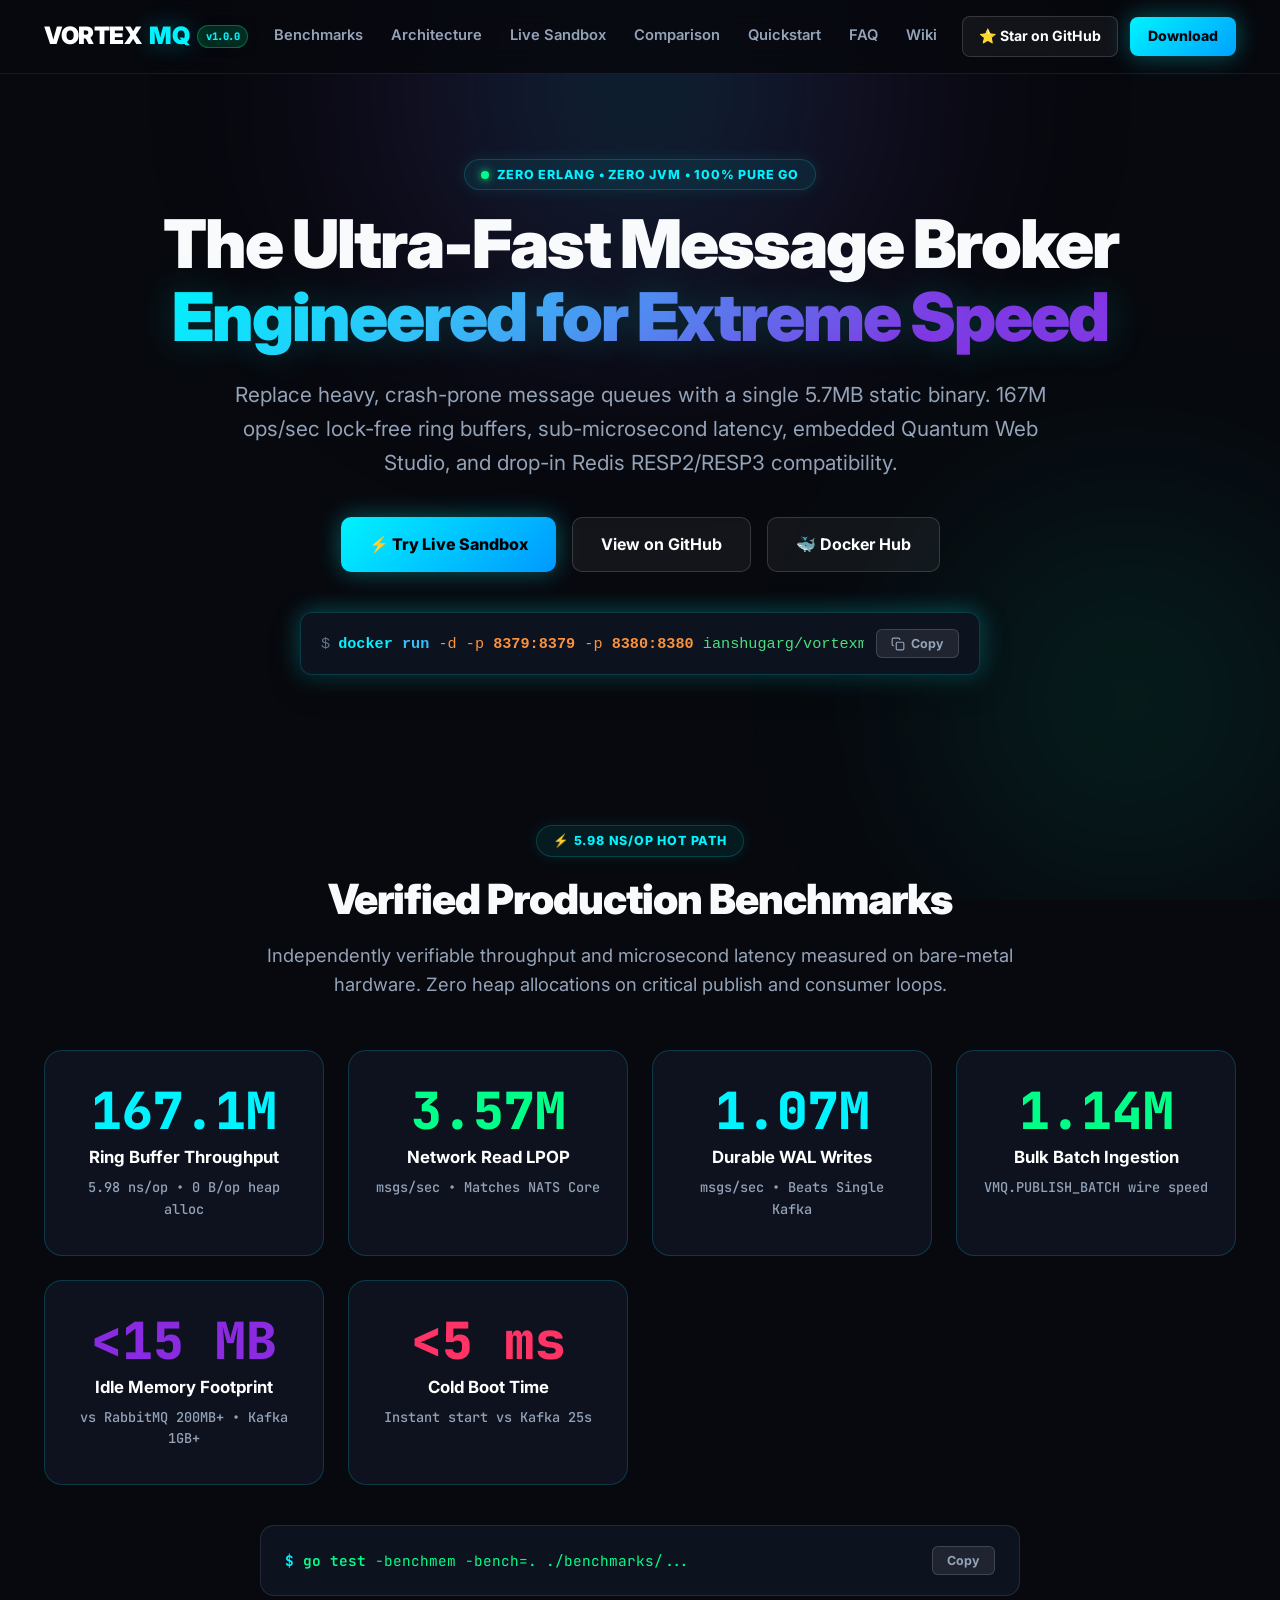
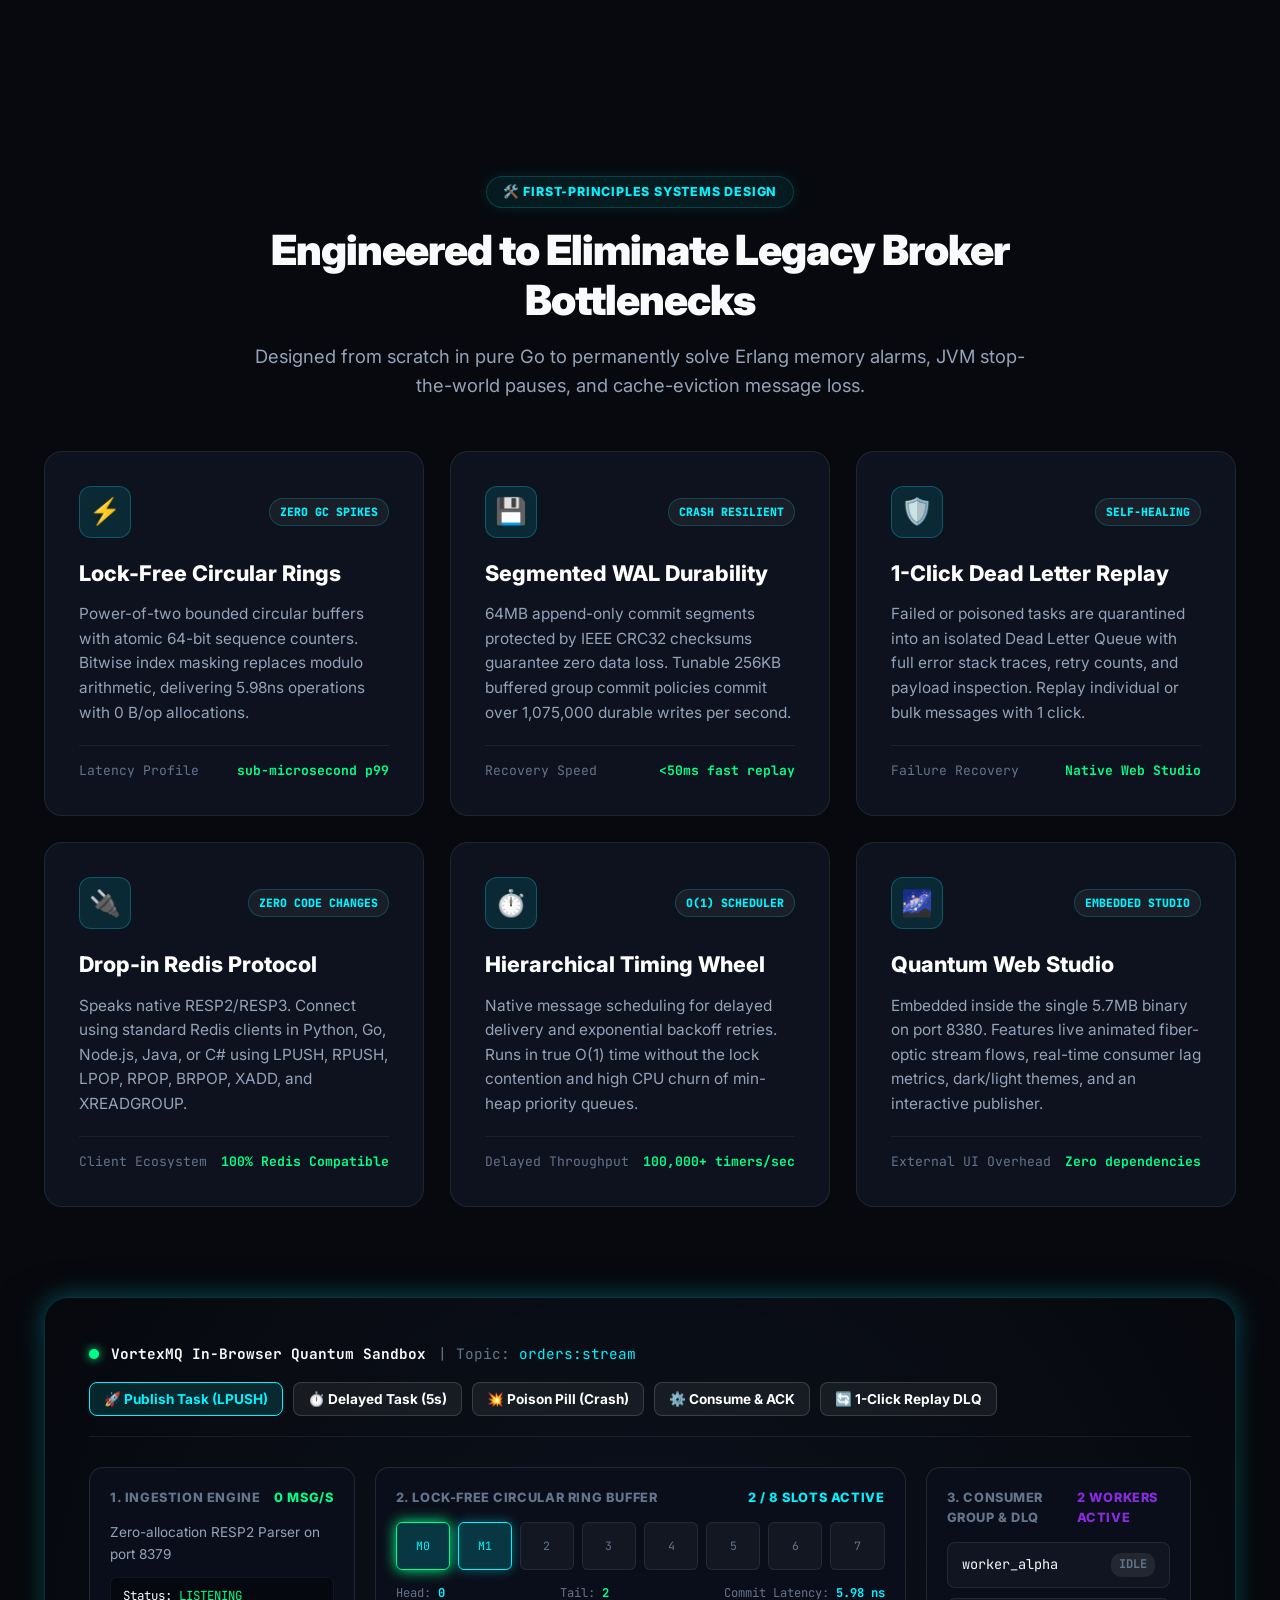
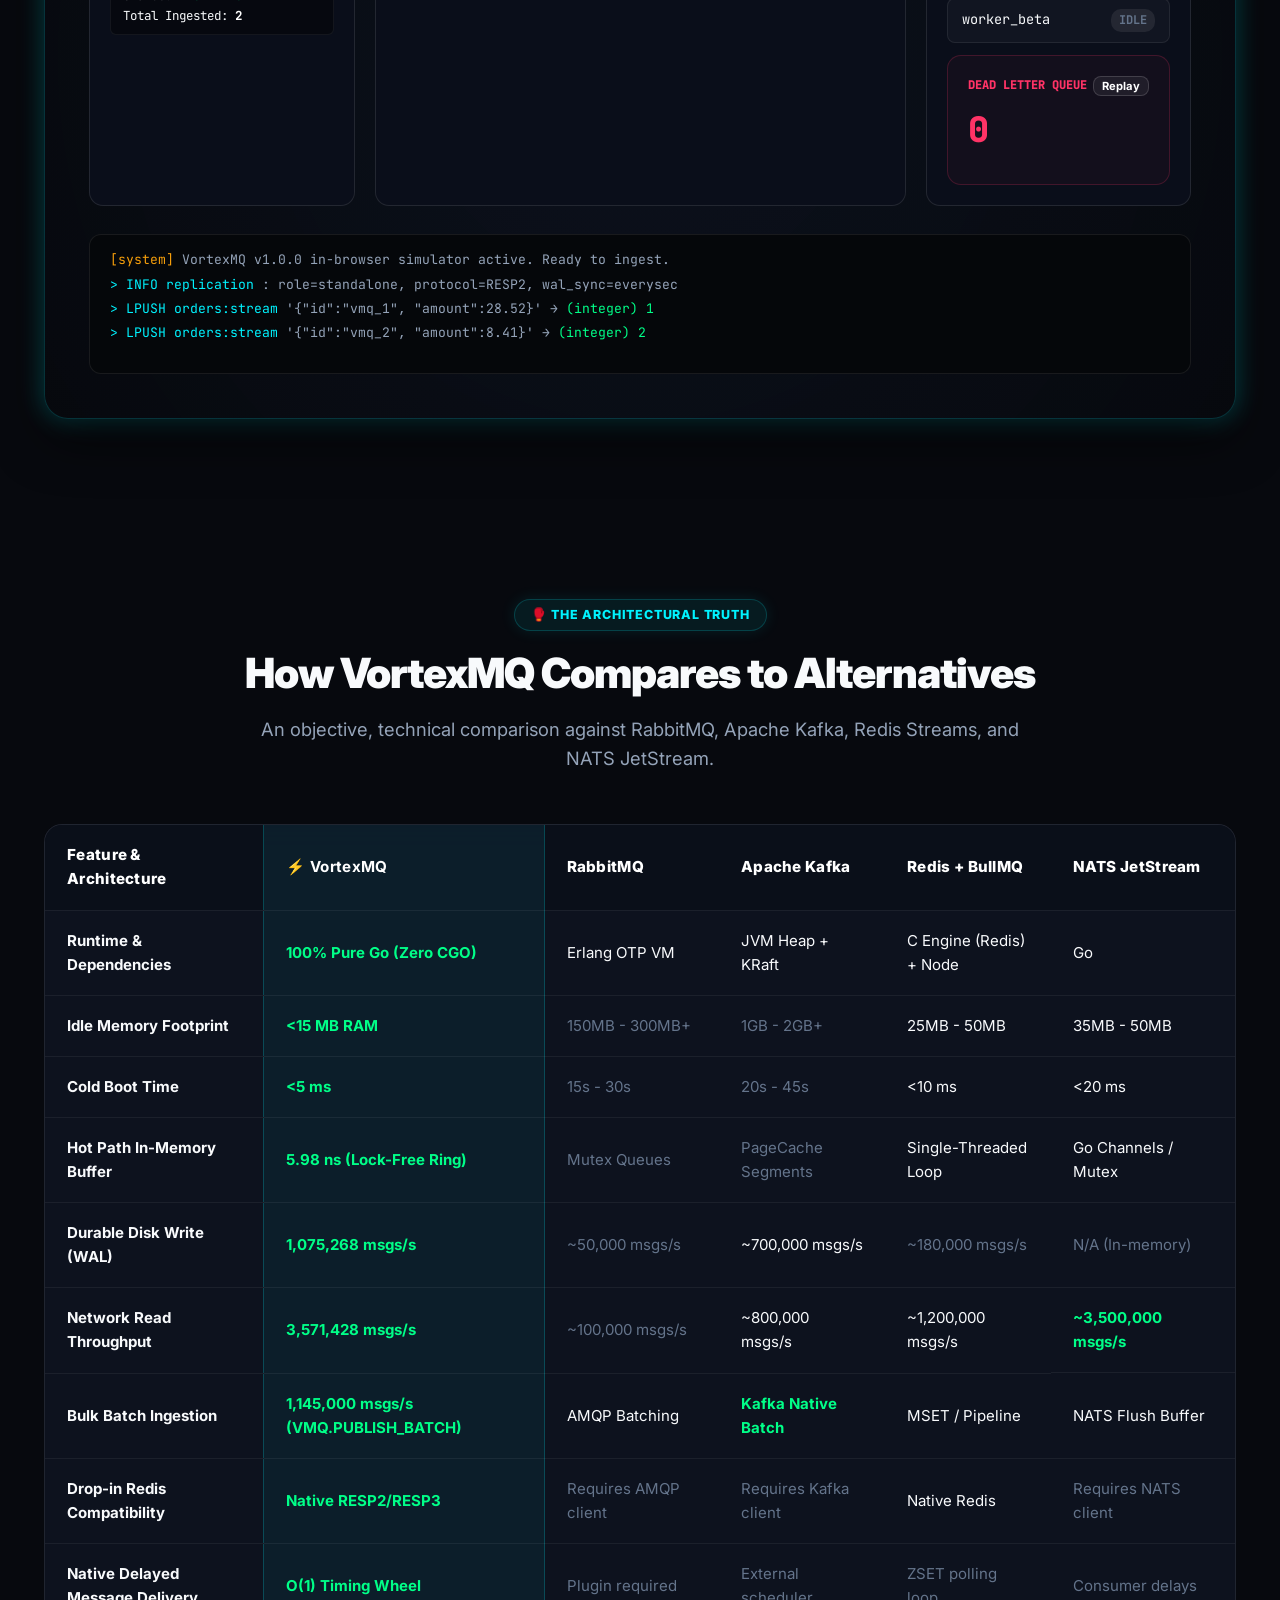
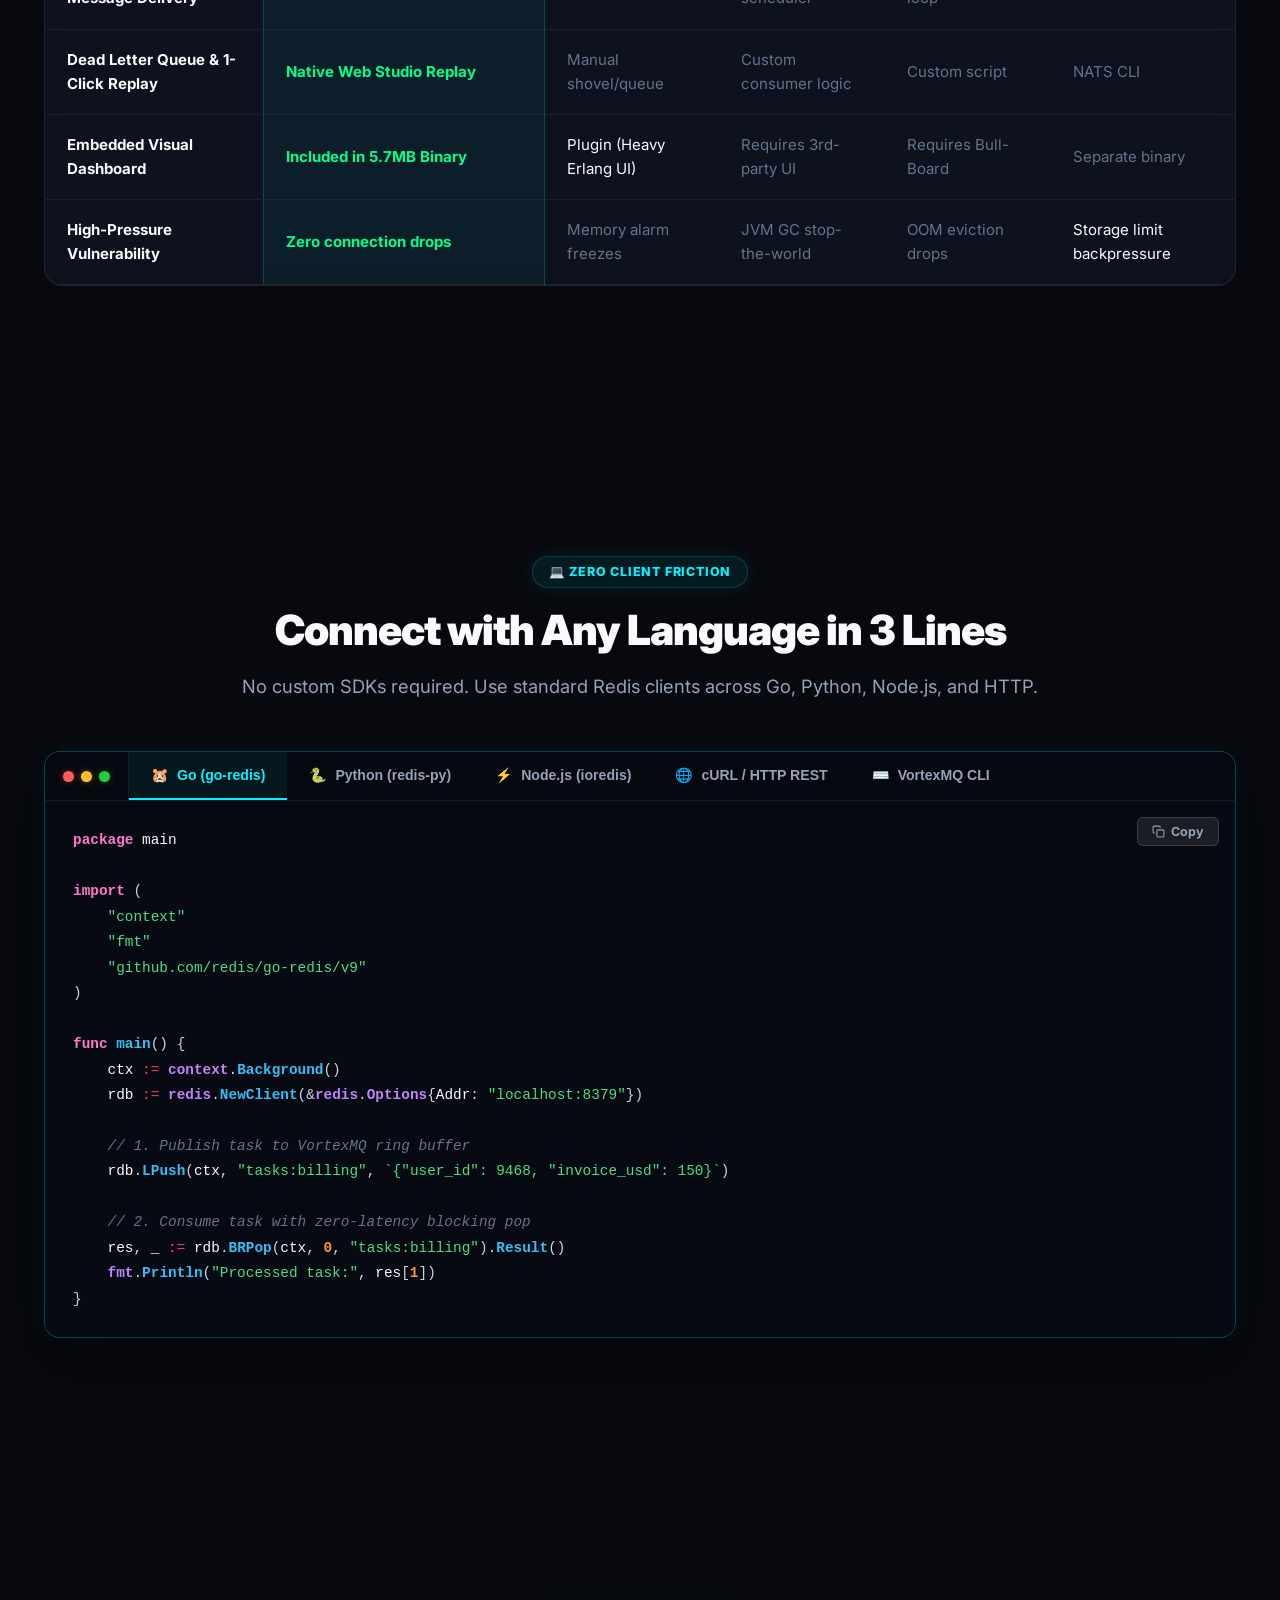
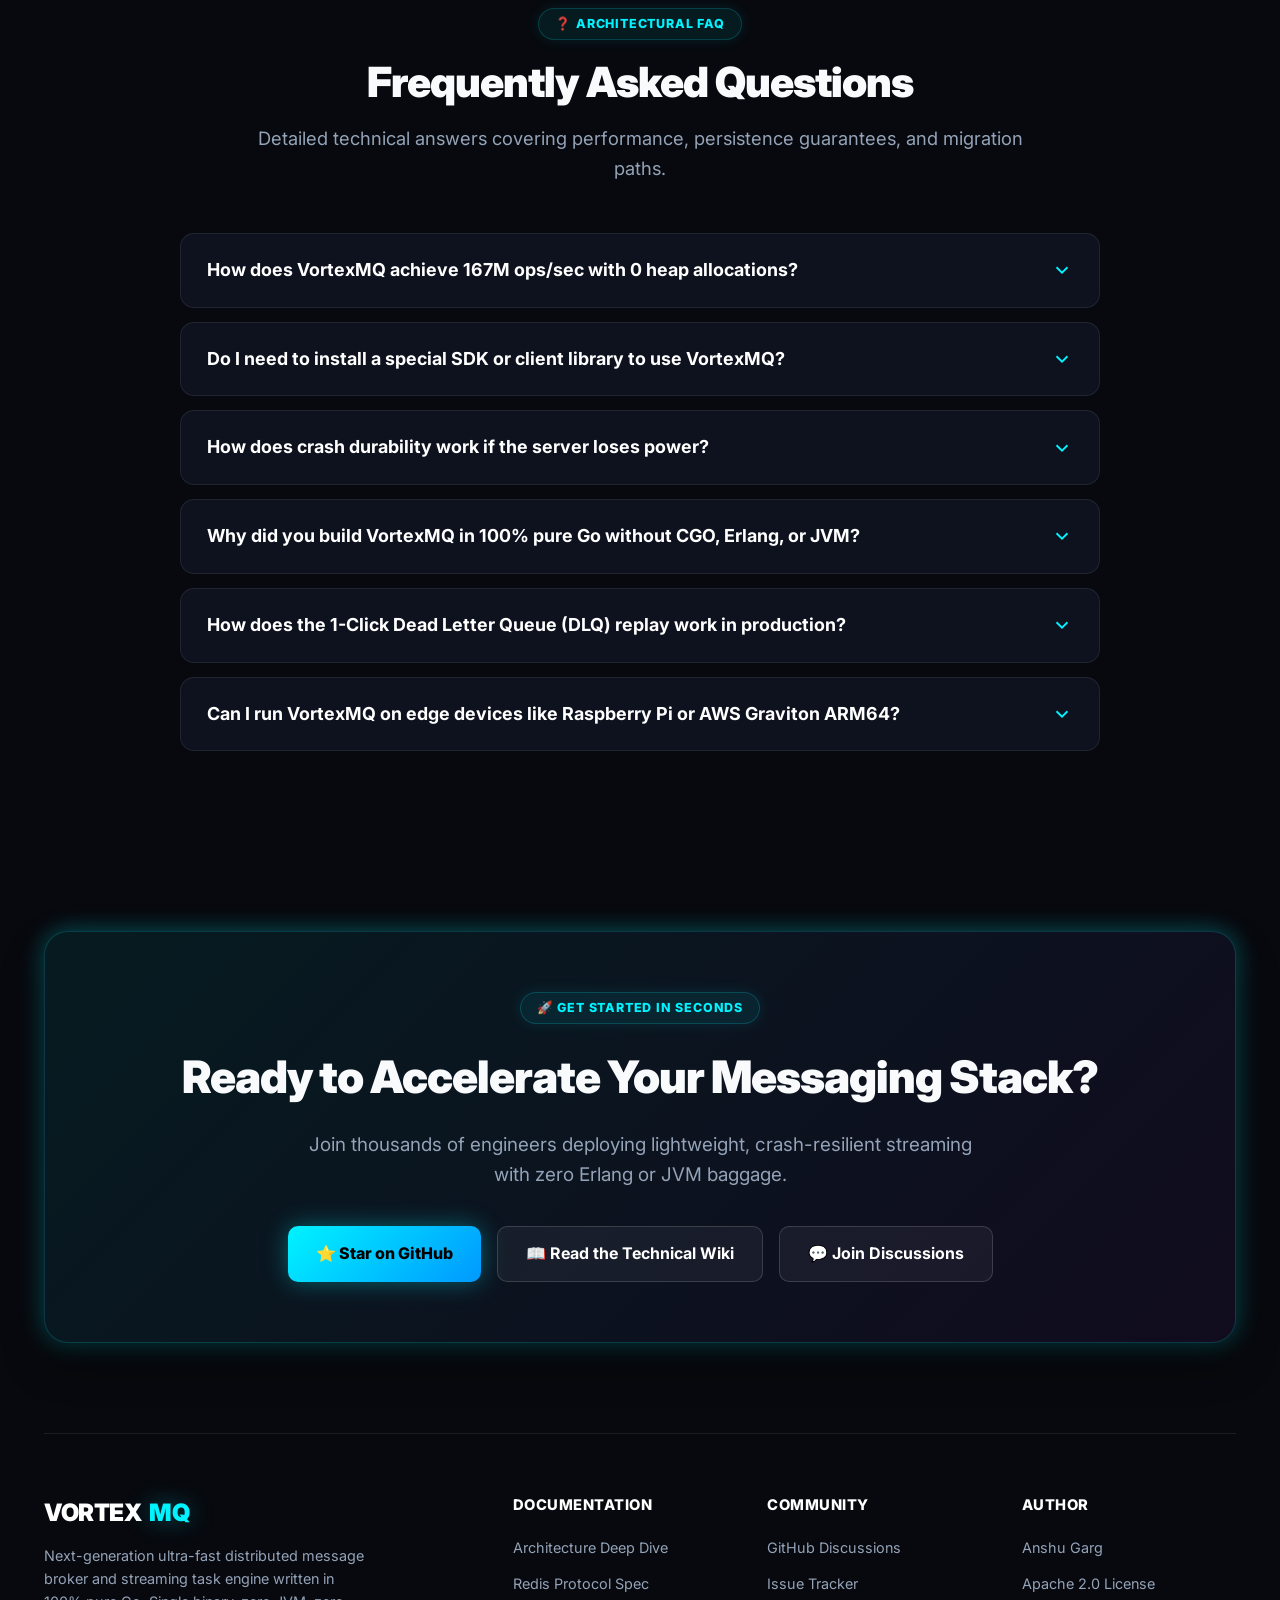
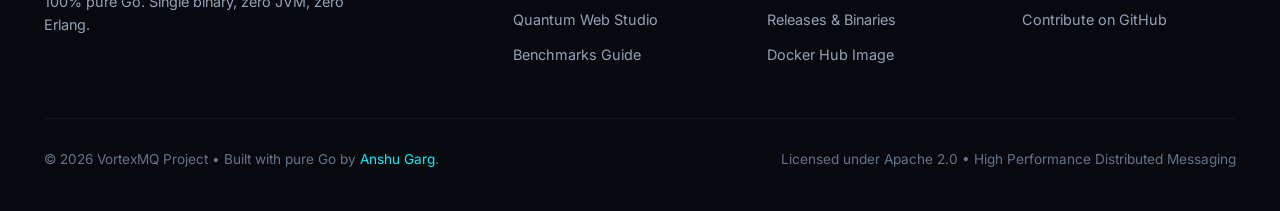
<file: website/index.html>
<!DOCTYPE html>
<html lang="en">
<head>
    <meta charset="UTF-8">
    <meta name="viewport" content="width=device-width, initial-scale=1.0">
    <title>VortexMQ — Ultra-Fast Zero-Erlang, Zero-JVM Message Broker in Pure Go</title>
    <meta name="description" content="VortexMQ is a next-generation distributed message broker and streaming task engine in 100% pure Go. 167M ops/sec lock-free ring buffers, zero GC pauses, <15MB RAM, embedded Quantum Web Studio, and drop-in Redis RESP compatibility.">
    <meta name="keywords" content="VortexMQ, message broker, Go message queue, RabbitMQ alternative, Kafka alternative, pure Go, high throughput, zero GC, distributed task queue, Redis streams, lock-free ring buffer">
    <meta name="author" content="Anshu Garg">
    <meta name="robots" content="index, follow">
    <meta name="theme-color" content="#07090e">
    <link rel="canonical" href="https://garganshu9468.github.io/vortexmq/">

    <!-- Favicon: Inline Vector SVG + Fallback ICO -->
    <link rel="icon" type="image/svg+xml" href="data:image/svg+xml,%3Csvg xmlns='http://www.w3.org/2000/svg' viewBox='0 0 32 32'%3E%3Crect width='32' height='32' rx='6' fill='%2307090e'/%3E%3Ccircle cx='16' cy='16' r='13' fill='none' stroke='%2300f3ff' stroke-width='2'/%3E%3Cpolygon points='16,8 23,16 16,24 9,16' fill='%2300f3ff'/%3E%3Ccircle cx='16' cy='16' r='4' fill='%238a2be2'/%3E%3C/svg%3E">
    <link rel="alternate icon" type="image/x-icon" href="favicon.ico">

    <!-- Open Graph / Facebook -->
    <meta property="og:type" content="website">
    <meta property="og:url" content="https://garganshu9468.github.io/vortexmq/">
    <meta property="og:title" content="VortexMQ — Next-Gen High-Throughput Message Broker in Pure Go">
    <meta property="og:description" content="Replace RabbitMQ and Kafka with an ultra-fast 5.7MB binary. 167M ops/sec, zero Erlang/JVM bloat, embedded Quantum Web Studio, and drop-in Redis compatibility.">
    <meta property="og:image" content="https://raw.githubusercontent.com/GargAnshu9468/vortexmq/main/assets/vortexmq-banner.png">
    <meta property="og:image:alt" content="VortexMQ Banner">

    <!-- Twitter Cards -->
    <meta name="twitter:card" content="summary_large_image">
    <meta name="twitter:url" content="https://garganshu9468.github.io/vortexmq/">
    <meta name="twitter:title" content="VortexMQ — Ultra-Fast Message Broker in Pure Go">
    <meta name="twitter:description" content="167M ops/sec ring buffers, zero GC spikes, <15MB RAM, embedded Web Studio, zero Erlang/JVM.">
    <meta name="twitter:image" content="https://raw.githubusercontent.com/GargAnshu9468/vortexmq/main/assets/vortexmq-banner.png">

    <!-- JSON-LD Structured Data: SoftwareApplication -->
    <script type="application/ld+json">
    {
      "@context": "https://schema.org",
      "@type": "SoftwareApplication",
      "name": "VortexMQ",
      "operatingSystem": "Linux, macOS, Windows, Docker (amd64, arm64)",
      "applicationCategory": "DeveloperApplication",
      "description": "Ultra-fast distributed message broker and streaming task engine in 100% pure Go with zero CGO, zero Erlang, and zero JVM dependencies.",
      "softwareVersion": "1.0.0",
      "offers": {
        "@type": "Offer",
        "price": "0",
        "priceCurrency": "USD"
      },
      "author": {
        "@type": "Person",
        "name": "Anshu Garg",
        "url": "https://github.com/GargAnshu9468"
      },
      "codeRepository": "https://github.com/GargAnshu9468/vortexmq",
      "programmingLanguage": "Go",
      "fileSize": "5.7MB",
      "memoryRequirements": "<15MB RAM"
    }
    </script>

    <!-- JSON-LD Structured Data: FAQPage for Google Rich Results -->
    <script type="application/ld+json">
    {
      "@context": "https://schema.org",
      "@type": "FAQPage",
      "mainEntity": [
        {
          "@type": "Question",
          "name": "How does VortexMQ achieve 167M ops/sec with 0 heap allocations?",
          "acceptedAnswer": {
            "@type": "Answer",
            "text": "VortexMQ uses power-of-two circular ring buffers with atomic 64-bit sequence counters. Ring slot wrapping is computed via bitwise masking (head & mask) instead of expensive modulo operations. Reusable message pointers eliminate dynamic allocations on hot publish and pop paths, completely avoiding Go runtime garbage collector overhead."
          }
        },
        {
          "@type": "Question",
          "name": "Can I connect to VortexMQ using standard Redis client libraries?",
          "acceptedAnswer": {
            "@type": "Answer",
            "text": "Yes. VortexMQ natively speaks the Redis Serialization Protocol (RESP2). You can use any existing Redis SDK (go-redis, redis-py, ioredis, Jedis, StackExchange.Redis) with standard list and stream commands like LPUSH, RPUSH, LPOP, RPOP, BRPOP, XADD, XREADGROUP, and XACK without rewriting your application code."
          }
        },
        {
          "@type": "Question",
          "name": "How does crash durability work with the Segmented WAL?",
          "acceptedAnswer": {
            "@type": "Answer",
            "text": "Every message publish is appended to a 64MB pre-allocated write-ahead log with an IEEE CRC32 checksum. Configurable fsync policies (always, everysec, none) allow you to balance strict durability with maximum throughput. Upon server restart or unexpected crash recovery, the WAL is replayed sequentially into memory in milliseconds."
          }
        },
        {
          "@type": "Question",
          "name": "How does VortexMQ prevent memory exhaustion compared to RabbitMQ alarms?",
          "acceptedAnswer": {
            "@type": "Answer",
            "text": "RabbitMQ triggers blocking global memory alarms when Erlang heap usage exceeds high watermarks, abruptly freezing all client connections. VortexMQ uses bounded circular memory rings and segmented disk writes, allowing controlled backpressure or disk overflow without ever dropping connections or crashing."
          }
        },
        {
          "@type": "Question",
          "name": "Can I run VortexMQ on edge devices like Raspberry Pi or AWS Graviton?",
          "acceptedAnswer": {
            "@type": "Answer",
            "text": "Yes. VortexMQ is compiled as a static multi-architecture binary and scratch Docker container for both linux/amd64 and linux/arm64. With less than 15MB idle RAM and zero background runtime bloat, it runs smoothly on single-board computers, edge IoT nodes, and cloud ARM servers."
          }
        }
      ]
    }
    </script>

    <!-- Google Fonts -->
    <link rel="preconnect" href="https://fonts.googleapis.com">
    <link rel="preconnect" href="https://fonts.gstatic.com" crossorigin>
    <link href="https://fonts.googleapis.com/css2?family=Inter:wght@300;400;500;600;700;800;900&family=JetBrains+Mono:wght@400;500;600;700&display=swap" rel="stylesheet">

    <style>
        :root {
            --bg-color: #07090e;
            --bg-card: rgba(16, 22, 36, 0.75);
            --bg-card-hover: rgba(22, 31, 50, 0.9);
            --border-color: rgba(0, 243, 255, 0.18);
            --border-glow: rgba(0, 243, 255, 0.4);
            --text-main: #f8fafc;
            --text-sub: #94a3b8;
            --text-muted: #64748b;
            --accent-cyan: #00f3ff;
            --accent-purple: #8a2be2;
            --accent-green: #00ff88;
            --accent-red: #ff3366;
            --accent-amber: #f59e0b;
            --glow-cyan: 0 0 25px rgba(0, 243, 255, 0.35);
            --glow-purple: 0 0 30px rgba(138, 43, 226, 0.35);
            --glow-green: 0 0 25px rgba(0, 255, 136, 0.35);
            --font-sans: 'Inter', -apple-system, BlinkMacSystemFont, sans-serif;
            --font-mono: 'JetBrains Mono', monospace;
        }

        * { margin: 0; padding: 0; box-sizing: border-box; }
        html {
            scroll-behavior: smooth;
            overflow-x: hidden !important;
            width: 100% !important;
            max-width: 100% !important;
        }
        body {
            background-color: var(--bg-color);
            color: var(--text-main);
            font-family: var(--font-sans);
            line-height: 1.6;
            overflow-x: hidden !important;
            width: 100% !important;
            max-width: 100% !important;
            position: relative;
            -webkit-font-smoothing: antialiased;
        }

        /* Ambient Glow Backgrounds Container - guarantees zero horizontal scroll */
        .ambient-wrapper {
            position: fixed;
            top: 0;
            left: 0;
            width: 100%;
            height: 100%;
            overflow: hidden;
            pointer-events: none;
            z-index: 0;
        }

        .ambient-glow {
            position: absolute;
            top: -160px;
            left: 50%;
            transform: translateX(-50%);
            width: 800px;
            height: 500px;
            max-width: 100vw;
            background: radial-gradient(circle, rgba(0, 243, 255, 0.18) 0%, rgba(138, 43, 226, 0.12) 45%, transparent 75%);
            filter: blur(100px);
            pointer-events: none;
        }

        .ambient-glow-secondary {
            position: absolute;
            top: 50%;
            right: -100px;
            width: 500px;
            height: 500px;
            max-width: 100vw;
            background: radial-gradient(circle, rgba(0, 255, 136, 0.1) 0%, rgba(0, 243, 255, 0.05) 50%, transparent 80%);
            filter: blur(90px);
            pointer-events: none;
        }

        .container {
            max-width: 1240px;
            width: 100%;
            margin: 0 auto;
            padding: 0 24px;
            position: relative;
            z-index: 1;
            box-sizing: border-box;
        }

        /* SUPPRESS SCROLLBAR TRACKS EVERYWHERE */
        * {
            scrollbar-width: thin;
            scrollbar-color: rgba(0, 243, 255, 0.2) transparent;
        }
        .cmd-box code,
        .bench-terminal,
        .code-tabs,
        .tab-pane pre,
        .stats-grid {
            scrollbar-width: none !important;
            -ms-overflow-style: none !important;
        }
        .cmd-box code::-webkit-scrollbar,
        .bench-terminal::-webkit-scrollbar,
        .code-tabs::-webkit-scrollbar,
        .tab-pane pre::-webkit-scrollbar,
        .stats-grid::-webkit-scrollbar {
            display: none !important;
            width: 0 !important;
            height: 0 !important;
        }

        /* Sleek 3px scrollbars for tables and logs */
        .table-responsive::-webkit-scrollbar,
        .sandbox-log::-webkit-scrollbar {
            height: 4px;
            width: 4px;
        }
        .table-responsive::-webkit-scrollbar-track,
        .sandbox-log::-webkit-scrollbar-track {
            background: rgba(0, 0, 0, 0.3);
            border-radius: 4px;
        }
        .table-responsive::-webkit-scrollbar-thumb,
        .sandbox-log::-webkit-scrollbar-thumb {
            background: rgba(0, 243, 255, 0.35);
            border-radius: 4px;
        }

        /* Site-Wide Full-Width Sticky Header */
        .site-header {
            position: sticky;
            top: 0;
            left: 0;
            right: 0;
            width: 100%;
            z-index: 1000;
            background: rgba(7, 9, 14, 0.88);
            backdrop-filter: blur(14px);
            -webkit-backdrop-filter: blur(14px);
            border-bottom: 1px solid rgba(255, 255, 255, 0.08);
        }

        .header-container {
            max-width: 1240px;
            margin: 0 auto;
            padding: 16px 24px;
            display: flex;
            justify-content: space-between;
            align-items: center;
        }

        .logo {
            font-size: 1.5rem;
            font-weight: 900;
            letter-spacing: -0.5px;
            display: flex;
            align-items: center;
            gap: 8px;
            text-decoration: none;
            color: #fff;
        }
        .logo span { color: var(--accent-cyan); text-shadow: var(--glow-cyan); }
        .logo-badge {
            font-size: 0.65rem;
            font-weight: 800;
            background: rgba(0, 255, 136, 0.15);
            color: var(--accent-green);
            border: 1px solid rgba(0, 255, 136, 0.3);
            padding: 2px 8px;
            border-radius: 12px;
            font-family: var(--font-mono);
        }

        .nav-links { display: flex; gap: 28px; align-items: center; }
        .nav-links a {
            color: var(--text-sub);
            text-decoration: none;
            font-size: 0.92rem;
            font-weight: 600;
            transition: color 0.2s, text-shadow 0.2s;
        }
        .nav-links a:hover { color: var(--accent-cyan); text-shadow: 0 0 10px rgba(0, 243, 255, 0.5); }

        .nav-actions { display: flex; gap: 12px; align-items: center; }

        .btn-star {
            background: rgba(255, 255, 255, 0.05);
            border: 1px solid rgba(255, 255, 255, 0.15);
            color: #fff;
            padding: 8px 16px;
            border-radius: 8px;
            font-size: 0.88rem;
            font-weight: 700;
            text-decoration: none;
            display: inline-flex;
            align-items: center;
            gap: 6px;
            transition: all 0.2s;
        }
        .btn-star:hover {
            background: rgba(255, 255, 255, 0.1);
            border-color: var(--accent-cyan);
            box-shadow: 0 0 15px rgba(0, 243, 255, 0.2);
        }

        .btn-primary {
            background: linear-gradient(135deg, var(--accent-cyan), #00a2ff);
            color: #030712;
            padding: 8px 18px;
            border-radius: 8px;
            font-weight: 800;
            font-size: 0.88rem;
            text-decoration: none;
            box-shadow: var(--glow-cyan);
            transition: transform 0.2s, filter 0.2s, box-shadow 0.2s;
            display: inline-flex;
            align-items: center;
            gap: 6px;
        }
        .btn-primary:hover {
            transform: translateY(-2px);
            filter: brightness(1.1);
            box-shadow: 0 0 30px rgba(0, 243, 255, 0.5);
        }

        /* Hamburger Button */
        .hamburger-btn {
            display: none;
            background: rgba(255, 255, 255, 0.06);
            border: 1px solid rgba(255, 255, 255, 0.15);
            border-radius: 8px;
            width: 40px;
            height: 40px;
            flex-direction: column;
            justify-content: center;
            align-items: center;
            gap: 5px;
            cursor: pointer;
            transition: all 0.2s ease;
            padding: 0;
        }
        .hamburger-btn:hover {
            background: rgba(0, 243, 255, 0.15);
            border-color: var(--accent-cyan);
        }
        .hamburger-btn span {
            display: block;
            width: 20px;
            height: 2px;
            background-color: #fff;
            border-radius: 2px;
            transition: all 0.3s ease;
        }
        .hamburger-btn.open span:nth-child(1) {
            transform: translateY(7px) rotate(45deg);
            background-color: var(--accent-cyan);
        }
        .hamburger-btn.open span:nth-child(2) {
            opacity: 0;
            transform: scaleX(0);
        }
        .hamburger-btn.open span:nth-child(3) {
            transform: translateY(-7px) rotate(-45deg);
            background-color: var(--accent-cyan);
        }

        /* Mobile Navigation Drawer */
        .mobile-drawer {
            display: none;
            width: 100%;
            background: #080c14;
            border-bottom: 1px solid var(--border-color);
            padding: 16px 20px 24px;
            box-shadow: 0 20px 40px rgba(0, 0, 0, 0.9);
            box-sizing: border-box;
        }
        .mobile-drawer.open {
            display: flex !important;
            flex-direction: column;
            gap: 14px;
        }
        .mobile-nav {
            display: flex;
            flex-direction: column;
            gap: 8px;
        }
        .mobile-nav a {
            color: var(--text-main);
            text-decoration: none;
            font-size: 0.98rem;
            font-weight: 700;
            padding: 10px 14px;
            border-radius: 8px;
            background: rgba(255, 255, 255, 0.03);
            border: 1px solid rgba(255, 255, 255, 0.06);
            transition: all 0.2s;
            display: flex;
            align-items: center;
            gap: 10px;
        }
        .mobile-nav a:hover, .mobile-nav a:active {
            color: var(--accent-cyan);
            background: rgba(0, 243, 255, 0.1);
            border-color: var(--border-color);
        }
        .mobile-drawer-actions {
            display: flex;
            flex-direction: column;
            gap: 10px;
            padding-top: 12px;
            border-top: 1px solid rgba(255, 255, 255, 0.08);
        }
        .mobile-drawer-actions a {
            width: 100%;
            justify-content: center;
            padding: 12px;
            font-size: 0.9rem;
        }

        /* Section Headings */
        .section-header {
            text-align: center;
            max-width: 800px;
            margin: 0 auto 50px;
        }

        .pill-badge {
            display: inline-flex;
            align-items: center;
            gap: 8px;
            background: rgba(0, 243, 255, 0.08);
            border: 1px solid var(--border-color);
            padding: 5px 16px;
            border-radius: 30px;
            font-size: 0.78rem;
            font-weight: 800;
            color: var(--accent-cyan);
            margin-bottom: 18px;
            letter-spacing: 0.8px;
            text-transform: uppercase;
            box-shadow: 0 0 15px rgba(0, 243, 255, 0.1);
        }

        .pill-badge .dot {
            width: 8px;
            height: 8px;
            border-radius: 50%;
            background-color: var(--accent-green);
            box-shadow: 0 0 8px var(--accent-green);
            animation: pulse 2s infinite;
        }

        @keyframes pulse {
            0%, 100% { transform: scale(1); opacity: 1; }
            50% { transform: scale(1.3); opacity: 0.6; }
        }

        .section-header h2 {
            font-size: 2.6rem;
            font-weight: 900;
            line-height: 1.2;
            letter-spacing: -1px;
            margin-bottom: 16px;
        }

        .section-header p {
            font-size: 1.15rem;
            color: var(--text-sub);
            line-height: 1.6;
        }

        /* Hero */
        .hero {
            padding: 85px 0 60px;
            text-align: center;
        }

        h1 {
            font-size: 4.2rem;
            font-weight: 900;
            line-height: 1.08;
            letter-spacing: -2px;
            margin-bottom: 24px;
        }

        h1 .gradient-text {
            background: linear-gradient(135deg, var(--accent-cyan) 0%, #38bdf8 30%, var(--accent-purple) 80%);
            -webkit-background-clip: text;
            -webkit-text-fill-color: transparent;
            text-shadow: 0 0 40px rgba(0, 243, 255, 0.2);
        }

        .hero p {
            font-size: 1.3rem;
            color: var(--text-sub);
            max-width: 820px;
            margin: 0 auto 36px;
            line-height: 1.65;
        }

        .hero-actions {
            display: flex;
            justify-content: center;
            gap: 16px;
            margin-bottom: 40px;
            flex-wrap: wrap;
        }

        .btn-hero-primary {
            background: linear-gradient(135deg, var(--accent-cyan), #0099ff);
            color: #000;
            padding: 14px 28px;
            border-radius: 10px;
            font-size: 1rem;
            font-weight: 800;
            text-decoration: none;
            box-shadow: var(--glow-cyan);
            transition: all 0.2s;
            display: inline-flex;
            align-items: center;
            gap: 8px;
        }
        .btn-hero-primary:hover {
            transform: translateY(-2px);
            box-shadow: 0 0 35px rgba(0, 243, 255, 0.5);
        }

        .btn-hero-secondary {
            background: rgba(255, 255, 255, 0.05);
            border: 1px solid rgba(255, 255, 255, 0.15);
            color: #fff;
            padding: 14px 28px;
            border-radius: 10px;
            font-size: 1rem;
            font-weight: 700;
            text-decoration: none;
            transition: all 0.2s;
            display: inline-flex;
            align-items: center;
            gap: 8px;
        }
        .btn-hero-secondary:hover {
            background: rgba(255, 255, 255, 0.1);
            border-color: var(--accent-cyan);
        }

        /* Command Box */
        .cmd-wrapper {
            max-width: 680px;
            margin: 0 auto;
        }

        .cmd-box {
            background: #0d121f;
            border: 1px solid var(--border-color);
            border-radius: 12px;
            padding: 16px 20px;
            display: flex;
            align-items: center;
            justify-content: space-between;
            font-family: var(--font-mono);
            font-size: 0.95rem;
            box-shadow: 0 10px 30px rgba(0, 0, 0, 0.4), var(--glow-cyan);
            position: relative;
        }

        .cmd-box code {
            color: var(--accent-cyan);
            overflow-x: auto;
            white-space: nowrap;
            display: flex;
            align-items: center;
            gap: 8px;
        }
        .cmd-box code .prompt { color: var(--text-muted); user-select: none; }

        .btn-copy {
            background: rgba(255, 255, 255, 0.08);
            border: 1px solid rgba(255, 255, 255, 0.15);
            color: var(--text-sub);
            padding: 6px 14px;
            border-radius: 6px;
            font-size: 0.78rem;
            font-weight: 700;
            cursor: pointer;
            transition: all 0.2s;
            font-family: var(--font-sans);
            display: flex;
            align-items: center;
            gap: 6px;
            margin-left: 12px;
        }
        .btn-copy:hover {
            background: var(--accent-cyan);
            color: #000;
            border-color: var(--accent-cyan);
        }

        /* Sections & Anchors */
        section[id] {
            scroll-margin-top: 85px;
        }
        .section-padding { padding: 90px 0; }

        .stats-grid {
            display: grid;
            grid-template-columns: repeat(auto-fit, minmax(260px, 1fr));
            gap: 24px;
            margin-bottom: 40px;
        }

        .stat-card {
            background: var(--bg-card);
            border: 1px solid var(--border-color);
            border-radius: 18px;
            padding: 34px 26px;
            text-align: center;
            backdrop-filter: blur(14px);
            transition: all 0.3s ease;
            position: relative;
            overflow: hidden;
        }
        .stat-card::before {
            content: '';
            position: absolute;
            top: 0;
            left: 0;
            right: 0;
            height: 3px;
            background: linear-gradient(90deg, transparent, var(--accent-cyan), transparent);
            opacity: 0;
            transition: opacity 0.3s;
        }
        .stat-card:hover {
            transform: translateY(-5px);
            border-color: var(--border-glow);
            box-shadow: 0 15px 35px rgba(0, 0, 0, 0.5), 0 0 25px rgba(0, 243, 255, 0.15);
        }
        .stat-card:hover::before { opacity: 1; }

        .stat-num {
            font-family: var(--font-mono);
            font-size: 3.2rem;
            font-weight: 900;
            margin-bottom: 8px;
            line-height: 1;
        }

        .stat-title {
            font-size: 1.05rem;
            font-weight: 700;
            color: #fff;
            margin-bottom: 6px;
        }

        .stat-sub {
            color: var(--text-sub);
            font-size: 0.85rem;
            font-weight: 500;
            font-family: var(--font-mono);
        }

        .bench-terminal {
            background: #0d121f;
            border: 1px solid rgba(255, 255, 255, 0.1);
            border-radius: 14px;
            padding: 20px 24px;
            display: flex;
            justify-content: space-between;
            align-items: center;
            font-family: var(--font-mono);
            font-size: 0.9rem;
            color: var(--text-sub);
            max-width: 760px;
            margin: 0 auto;
        }
        .bench-terminal span { color: var(--accent-green); }

        /* Architecture Features Grid */
        .features-grid {
            display: grid;
            grid-template-columns: repeat(auto-fit, minmax(340px, 1fr));
            gap: 26px;
        }

        .feature-card {
            background: var(--bg-card);
            border: 1px solid rgba(255, 255, 255, 0.08);
            border-radius: 18px;
            padding: 34px;
            transition: all 0.3s ease;
            position: relative;
            display: flex;
            flex-direction: column;
            justify-content: space-between;
        }

        .feature-card:hover {
            border-color: var(--accent-cyan);
            transform: translateY(-5px);
            background: var(--bg-card-hover);
            box-shadow: 0 15px 35px rgba(0, 0, 0, 0.4), 0 0 20px rgba(0, 243, 255, 0.12);
        }

        .feature-header {
            display: flex;
            align-items: center;
            justify-content: space-between;
            margin-bottom: 18px;
        }

        .feature-icon {
            width: 52px;
            height: 52px;
            border-radius: 12px;
            background: rgba(0, 243, 255, 0.1);
            border: 1px solid rgba(0, 243, 255, 0.25);
            display: flex;
            align-items: center;
            justify-content: center;
            font-size: 1.6rem;
        }

        .feature-tag {
            font-size: 0.72rem;
            font-weight: 800;
            font-family: var(--font-mono);
            padding: 4px 10px;
            border-radius: 20px;
            background: rgba(255, 255, 255, 0.05);
            color: var(--accent-cyan);
            border: 1px solid rgba(0, 243, 255, 0.2);
        }

        .feature-card h3 {
            font-size: 1.35rem;
            font-weight: 800;
            margin-bottom: 12px;
            color: #fff;
        }

        .feature-card p {
            font-size: 0.96rem;
            color: var(--text-sub);
            line-height: 1.6;
            margin-bottom: 20px;
        }

        .feature-metric {
            border-top: 1px solid rgba(255, 255, 255, 0.06);
            padding-top: 14px;
            display: flex;
            justify-content: space-between;
            font-size: 0.82rem;
            font-family: var(--font-mono);
            color: var(--text-muted);
        }
        .feature-metric strong { color: var(--accent-green); }

        /* LIVE REACTIVE SANDBOX */
        .sandbox-section {
            background: radial-gradient(circle at center, rgba(16, 24, 40, 0.6) 0%, rgba(7, 9, 14, 0.95) 100%);
            border: 1px solid var(--border-color);
            border-radius: 24px;
            padding: 44px;
            box-shadow: 0 20px 50px rgba(0, 0, 0, 0.6), var(--glow-cyan);
            margin-bottom: 90px;
        }

        .sandbox-topbar {
            display: flex;
            justify-content: space-between;
            align-items: center;
            margin-bottom: 30px;
            border-bottom: 1px solid rgba(255, 255, 255, 0.08);
            padding-bottom: 20px;
            flex-wrap: wrap;
            gap: 16px;
        }

        .sandbox-status {
            display: flex;
            align-items: center;
            gap: 12px;
            font-family: var(--font-mono);
            font-size: 0.9rem;
        }
        .pulse-live {
            width: 10px;
            height: 10px;
            border-radius: 50%;
            background: var(--accent-green);
            box-shadow: 0 0 10px var(--accent-green);
            animation: pulse 1.5s infinite;
        }

        .sandbox-controls {
            display: flex;
            gap: 10px;
            flex-wrap: wrap;
        }

        .sb-btn {
            background: rgba(255, 255, 255, 0.06);
            border: 1px solid rgba(255, 255, 255, 0.15);
            color: #fff;
            padding: 8px 14px;
            border-radius: 8px;
            font-size: 0.85rem;
            font-weight: 700;
            cursor: pointer;
            transition: all 0.2s;
            font-family: var(--font-sans);
            display: flex;
            align-items: center;
            gap: 6px;
        }
        .sb-btn:hover {
            background: rgba(0, 243, 255, 0.15);
            border-color: var(--accent-cyan);
            color: var(--accent-cyan);
            transform: translateY(-2px);
        }
        .sb-btn-danger:hover {
            background: rgba(255, 51, 102, 0.15);
            border-color: var(--accent-red);
            color: var(--accent-red);
        }
        .sb-btn-accent {
            background: rgba(0, 243, 255, 0.12);
            border-color: var(--accent-cyan);
            color: var(--accent-cyan);
        }

        /* Pipeline Visual Grid */
        .pipeline-visual {
            display: grid;
            grid-template-columns: 1fr 2fr 1fr;
            gap: 20px;
            margin-bottom: 28px;
        }

        @media (max-width: 900px) {
            .pipeline-visual { grid-template-columns: 1fr; }
        }

        .pipeline-box {
            background: #0a0e1a;
            border: 1px solid rgba(255, 255, 255, 0.1);
            border-radius: 14px;
            padding: 20px;
            position: relative;
        }
        .pipeline-box-title {
            font-size: 0.8rem;
            font-weight: 800;
            color: var(--text-muted);
            text-transform: uppercase;
            letter-spacing: 0.6px;
            margin-bottom: 14px;
            display: flex;
            justify-content: space-between;
            align-items: center;
        }

        .ring-slots {
            display: grid;
            grid-template-columns: repeat(8, 1fr);
            gap: 8px;
            margin-top: 10px;
        }
        .ring-slot {
            height: 48px;
            border-radius: 6px;
            background: rgba(255, 255, 255, 0.04);
            border: 1px solid rgba(255, 255, 255, 0.08);
            display: flex;
            align-items: center;
            justify-content: center;
            font-family: var(--font-mono);
            font-size: 0.72rem;
            color: var(--text-muted);
            transition: all 0.3s;
        }
        .ring-slot.filled {
            background: rgba(0, 243, 255, 0.18);
            border-color: var(--accent-cyan);
            color: var(--accent-cyan);
            box-shadow: 0 0 12px rgba(0, 243, 255, 0.4);
        }
        .ring-slot.delayed {
            background: rgba(245, 158, 11, 0.18);
            border-color: var(--accent-amber);
            color: var(--accent-amber);
            box-shadow: 0 0 12px rgba(245, 158, 11, 0.4);
        }
        .ring-slot.active-head {
            border-color: var(--accent-green);
            box-shadow: 0 0 14px var(--accent-green);
        }

        .workers-grid {
            display: flex;
            flex-direction: column;
            gap: 10px;
        }
        .worker-item {
            background: rgba(255, 255, 255, 0.03);
            border: 1px solid rgba(255, 255, 255, 0.08);
            border-radius: 8px;
            padding: 10px 14px;
            display: flex;
            justify-content: space-between;
            align-items: center;
            font-size: 0.85rem;
            font-family: var(--font-mono);
        }
        .worker-status {
            font-size: 0.75rem;
            font-weight: 700;
            padding: 2px 8px;
            border-radius: 10px;
        }
        .status-idle { background: rgba(255, 255, 255, 0.08); color: var(--text-muted); }
        .status-busy { background: rgba(0, 243, 255, 0.15); color: var(--accent-cyan); border: 1px solid rgba(0, 243, 255, 0.3); }

        .dlq-box {
            background: rgba(255, 51, 102, 0.04);
            border: 1px solid rgba(255, 51, 102, 0.2);
            border-radius: 14px;
            padding: 20px;
        }
        .dlq-count {
            font-family: var(--font-mono);
            font-size: 2.2rem;
            font-weight: 900;
            color: var(--accent-red);
            margin: 6px 0;
        }

        /* Sandbox Terminal Log */
        .sandbox-log {
            background: #05070a;
            border: 1px solid rgba(255, 255, 255, 0.08);
            border-radius: 12px;
            padding: 16px 20px;
            font-family: var(--font-mono);
            font-size: 0.82rem;
            height: 140px;
            overflow-y: auto;
            color: var(--text-sub);
            display: flex;
            flex-direction: column;
            gap: 6px;
        }
        .log-entry { line-height: 1.4; }
        .log-entry .cmd { color: var(--accent-cyan); }
        .log-entry .res { color: var(--accent-green); }
        .log-entry .err { color: var(--accent-red); }
        .log-entry .info { color: var(--accent-amber); }

        /* COMPARISON MATRIX TABLE */
        .table-responsive {
            width: 100% !important;
            max-width: 100% !important;
            display: block !important;
            overflow-x: auto !important;
            -webkit-overflow-scrolling: touch;
            box-sizing: border-box;
            border-radius: 18px;
            border: 1px solid rgba(255, 255, 255, 0.08);
            background: var(--bg-card);
            backdrop-filter: blur(14px);
            margin-bottom: 90px;
        }

        .comparison-table {
            width: 100%;
            border-collapse: collapse;
            font-size: 0.94rem;
            text-align: left;
        }

        .comparison-table th, .comparison-table td {
            padding: 18px 22px;
            border-bottom: 1px solid rgba(255, 255, 255, 0.06);
        }

        .comparison-table th {
            background: rgba(10, 15, 25, 0.9);
            font-weight: 800;
            font-size: 0.95rem;
            color: #fff;
            letter-spacing: 0.3px;
        }

        .comparison-table th.highlight-col, .comparison-table td.highlight-col {
            background: rgba(0, 243, 255, 0.05);
            border-left: 1px solid rgba(0, 243, 255, 0.25);
            border-right: 1px solid rgba(0, 243, 255, 0.25);
            font-weight: 700;
        }

        .comparison-table tr:hover td {
            background: rgba(255, 255, 255, 0.02);
        }

        .comparison-table tr:hover td.highlight-col {
            background: rgba(0, 243, 255, 0.08);
        }

        .badge-win {
            color: var(--accent-green);
            font-weight: 700;
            display: inline-flex;
            align-items: center;
            gap: 6px;
        }

        .badge-lose {
            color: var(--text-muted);
        }

        /* QUICKSTART CODE TABS */
        .quickstart-box {
            background: #090d16;
            border: 1px solid rgba(0, 243, 255, 0.25);
            border-radius: 16px;
            overflow: hidden;
            margin-bottom: 90px;
            box-shadow: 0 20px 50px rgba(0, 0, 0, 0.6), 0 0 30px rgba(0, 243, 255, 0.06);
        }

        .code-tabs {
            display: flex;
            align-items: center;
            background: #06080f;
            border-bottom: 1px solid rgba(255, 255, 255, 0.08);
            overflow-x: auto;
        }

        .window-dots {
            display: flex;
            align-items: center;
            gap: 7px;
            padding: 0 18px;
            flex-shrink: 0;
            border-right: 1px solid rgba(255, 255, 255, 0.08);
            height: 48px;
        }
        .window-dot {
            width: 11px;
            height: 11px;
            border-radius: 50%;
            display: inline-block;
        }
        .dot-red { background: #ff5f56; box-shadow: 0 0 6px rgba(255, 95, 86, 0.4); }
        .dot-yellow { background: #ffbd2e; box-shadow: 0 0 6px rgba(255, 189, 46, 0.4); }
        .dot-green { background: #27c93f; box-shadow: 0 0 6px rgba(39, 201, 63, 0.4); }

        .tab-btn {
            background: transparent;
            border: none;
            color: var(--text-sub);
            padding: 14px 22px;
            font-size: 0.88rem;
            font-weight: 700;
            cursor: pointer;
            transition: all 0.2s;
            border-bottom: 2px solid transparent;
            white-space: nowrap;
            display: flex;
            align-items: center;
            gap: 8px;
            height: 48px;
        }
        .tab-btn:hover { color: #fff; background: rgba(255, 255, 255, 0.03); }
        .tab-btn.active {
            color: var(--accent-cyan);
            border-bottom-color: var(--accent-cyan);
            background: rgba(0, 243, 255, 0.06);
        }

        .tab-pane {
            display: none;
            padding: 26px 28px;
            position: relative;
            background: #070a12;
        }
        .tab-pane.active { display: block; }

        .tab-pane pre {
            font-family: var(--font-mono);
            font-size: 0.9rem;
            line-height: 1.7;
            color: #cbd5e1;
            overflow-x: auto;
        }

        /* Syntax Highlighting Tokens */
        .tok-kw   { color: #ff79c6; font-weight: 600; } /* Keywords: package, import, func, const, await, def */
        .tok-fn   { color: #38bdf8; font-weight: 600; } /* Functions: main, NewClient, LPush, BRPop */
        .tok-str  { color: #4ade80; }                   /* Strings: green */
        .tok-com  { color: #64748b; font-style: italic; } /* Comments: slate */
        .tok-num  { color: #fb923c; font-weight: 600; } /* Numbers/Booleans: orange */
        .tok-type { color: #c084fc; font-weight: 600; } /* Types: purple */
        .tok-var  { color: #f8fafc; }                   /* Variables: white */
        .tok-op   { color: #f43f5e; }                   /* Operators: rose */
        .tok-cmd  { color: #00f3ff; font-weight: 700; } /* Commands: cyan */
        .tok-flag { color: #fb923c; }                   /* Flags: orange */
        .tok-prompt { color: #c084fc; font-weight: 700; user-select: none; } /* Prompts */
        .tok-out  { color: #64748b; }                   /* Output text */

        /* FAQ ACCORDION */
        .faq-grid {
            max-width: 920px;
            margin: 0 auto 90px;
            display: flex;
            flex-direction: column;
            gap: 14px;
        }

        .faq-item {
            background: var(--bg-card);
            border: 1px solid rgba(255, 255, 255, 0.08);
            border-radius: 14px;
            overflow: hidden;
            transition: border-color 0.2s, background 0.2s;
        }
        .faq-item:hover { border-color: rgba(0, 243, 255, 0.3); }
        .faq-item.open {
            border-color: var(--accent-cyan);
            background: rgba(16, 24, 40, 0.85);
        }

        .faq-question {
            padding: 22px 26px;
            display: flex;
            justify-content: space-between;
            align-items: center;
            cursor: pointer;
            font-size: 1.12rem;
            font-weight: 700;
            user-select: none;
            color: #fff;
        }

        .faq-chevron {
            width: 22px;
            height: 22px;
            transition: transform 0.3s ease;
            stroke: var(--accent-cyan);
            flex-shrink: 0;
            margin-left: 16px;
        }
        .faq-item.open .faq-chevron { transform: rotate(180deg); }

        .faq-answer {
            max-height: 0;
            overflow: hidden;
            transition: max-height 0.35s ease, padding 0.35s ease;
            padding: 0 26px;
            color: var(--text-sub);
            font-size: 0.98rem;
            line-height: 1.7;
        }
        .faq-item.open .faq-answer {
            max-height: 350px;
            padding: 0 26px 24px;
        }

        /* CTA Box */
        .cta-section {
            background: linear-gradient(135deg, rgba(0, 243, 255, 0.08) 0%, rgba(138, 43, 226, 0.08) 100%);
            border: 1px solid var(--border-color);
            border-radius: 24px;
            padding: 60px 40px;
            text-align: center;
            margin-bottom: 90px;
            box-shadow: 0 20px 40px rgba(0, 0, 0, 0.4), var(--glow-cyan);
        }
        .cta-section h2 {
            font-size: 2.8rem;
            font-weight: 900;
            margin-bottom: 16px;
            letter-spacing: -1px;
        }
        .cta-section p {
            font-size: 1.18rem;
            color: var(--text-sub);
            max-width: 680px;
            margin: 0 auto 36px;
        }

        /* Footer */
        footer {
            border-top: 1px solid rgba(255, 255, 255, 0.08);
            padding: 60px 0 60px;
        }

        .footer-grid {
            display: grid;
            grid-template-columns: 2fr repeat(3, 1fr);
            gap: 40px;
            margin-bottom: 50px;
        }

        .footer-col h4 {
            font-size: 0.92rem;
            font-weight: 800;
            color: #fff;
            margin-bottom: 18px;
            letter-spacing: 0.5px;
            text-transform: uppercase;
        }

        .footer-col ul { list-style: none; display: flex; flex-direction: column; gap: 10px; }
        .footer-col ul a {
            color: var(--text-sub);
            text-decoration: none;
            font-size: 0.9rem;
            transition: color 0.2s;
        }
        .footer-col ul a:hover { color: var(--accent-cyan); }

        .footer-bottom {
            display: flex;
            justify-content: space-between;
            align-items: center;
            border-top: 1px solid rgba(255, 255, 255, 0.05);
            padding-top: 30px;
            color: var(--text-muted);
            font-size: 0.85rem;
            flex-wrap: wrap;
            gap: 12px;
        }

        .mobile-swipe-hint {
            display: none;
            text-align: center;
            font-size: 0.78rem;
            color: var(--accent-cyan);
            font-family: var(--font-mono);
            margin-bottom: 12px;
        }

        /* TABLET & LAPTOP (<= 900px) */
        @media (max-width: 900px) {
            .nav-links { display: none; }
            .hamburger-btn { display: flex; }
            .header-container { padding: 14px 20px; }
            .section-padding { padding: 60px 0; }
            .features-grid { grid-template-columns: repeat(auto-fit, minmax(280px, 1fr)); }
            .pipeline-visual { grid-template-columns: 1fr; }
            .footer-grid { grid-template-columns: 1fr 1fr; gap: 30px; }
            .mobile-swipe-hint { display: block; }
        }

        /* MOBILE PHONES (<= 600px - iPhone, Pixel, Samsung Galaxy) */
        @media (max-width: 600px) {
            .container { padding: 0 16px; }

            /* Header */
            .header-container {
                padding: 12px 16px;
            }
            .logo { font-size: 1.25rem; }
            .logo-badge { font-size: 0.6rem; padding: 1px 6px; }
            .nav-actions .btn-star, 
            .nav-actions .btn-primary {
                display: none; /* Cleanly moved inside hamburger drawer */
            }
            .hamburger-btn {
                display: flex;
            }

            /* Hero */
            .hero {
                padding: 36px 0 28px;
            }
            .pill-badge {
                font-size: 0.68rem;
                padding: 4px 12px;
                letter-spacing: 0.4px;
                margin-bottom: 16px;
            }
            h1 {
                font-size: 2.15rem;
                line-height: 1.15;
                letter-spacing: -1px;
                margin-bottom: 16px;
            }
            .hero p {
                font-size: 0.98rem;
                line-height: 1.6;
                margin-bottom: 24px;
                padding: 0 4px;
            }
            .hero-actions {
                flex-direction: column;
                gap: 10px;
                width: 100%;
                margin-bottom: 28px;
            }
            .btn-hero-primary, .btn-hero-secondary {
                width: 100%;
                justify-content: center;
                padding: 12px 20px;
                font-size: 0.92rem;
            }

            /* Command Box */
            .cmd-box {
                flex-direction: row;
                align-items: center;
                justify-content: space-between;
                padding: 12px 14px;
                gap: 8px;
            }
            .cmd-box code {
                font-size: 0.74rem;
                overflow-x: auto;
                white-space: nowrap;
                flex: 1;
                min-width: 0;
            }
            .btn-copy {
                margin-left: 0;
                width: auto !important;
                padding: 4px 10px;
                font-size: 0.72rem;
                flex-shrink: 0;
            }

            /* Section Headers */
            .section-header { margin-bottom: 30px; }
            .section-header h2 {
                font-size: 1.85rem;
                letter-spacing: -0.5px;
                margin-bottom: 10px;
            }
            .section-header p {
                font-size: 0.92rem;
                line-height: 1.55;
            }
            .section-padding { padding: 50px 0; }

            /* Benchmarks: Gorgeous 2x2 Grid on Mobile */
            .stats-grid {
                grid-template-columns: 1fr 1fr;
                gap: 10px;
                margin-bottom: 20px;
            }
            .stat-card {
                padding: 20px 10px;
                border-radius: 14px;
            }
            .stat-num {
                font-size: 1.95rem;
                margin-bottom: 4px;
            }
            .stat-title {
                font-size: 0.8rem;
                margin-bottom: 4px;
                line-height: 1.3;
            }
            .stat-sub {
                font-size: 0.68rem;
                line-height: 1.3;
            }

            .bench-terminal {
                flex-direction: row;
                align-items: center;
                justify-content: space-between;
                gap: 8px;
                padding: 12px 14px;
                font-size: 0.75rem;
            }
            .bench-terminal div {
                flex: 1;
                min-width: 0;
                overflow-x: auto;
                white-space: nowrap;
            }
            .bench-terminal .btn-copy {
                width: auto !important;
                flex-shrink: 0;
            }

            /* Architecture Features: Compact Mobile Cards */
            .features-grid {
                grid-template-columns: 1fr;
                gap: 14px;
            }
            .feature-card {
                padding: 22px 18px;
                border-radius: 14px;
            }
            .feature-icon {
                width: 44px;
                height: 44px;
                font-size: 1.3rem;
            }
            .feature-card h3 {
                font-size: 1.18rem;
                margin-bottom: 8px;
            }
            .feature-card p {
                font-size: 0.88rem;
                line-height: 1.55;
                margin-bottom: 14px;
            }
            .feature-metric {
                font-size: 0.76rem;
                padding-top: 10px;
            }

            /* Live Sandbox Mobile Layout */
            .sandbox-section {
                padding: 18px 14px;
                border-radius: 16px;
                margin-bottom: 50px;
            }
            .sandbox-topbar {
                flex-direction: column;
                align-items: stretch;
                gap: 12px;
                margin-bottom: 18px;
                padding-bottom: 14px;
            }
            .sandbox-status {
                font-size: 0.8rem;
                flex-wrap: wrap;
            }
            .sandbox-controls {
                display: grid;
                grid-template-columns: 1fr 1fr;
                gap: 8px;
            }
            .sb-btn {
                padding: 8px 6px;
                font-size: 0.74rem;
                justify-content: center;
                white-space: nowrap;
            }
            .ring-slots {
                grid-template-columns: repeat(4, 1fr);
                gap: 6px;
            }
            .ring-slot {
                height: 38px;
                font-size: 0.68rem;
            }
            .pipeline-box {
                padding: 14px;
            }
            .sandbox-log {
                height: 120px;
                font-size: 0.74rem;
                padding: 10px 12px;
            }

            /* Comparison Table Mobile Sticky Column */
            .table-responsive {
                margin-bottom: 50px;
                border-radius: 14px;
            }
            .comparison-table th, .comparison-table td {
                padding: 10px 12px;
                font-size: 0.78rem;
                min-width: 105px;
            }
            .comparison-table th:first-child,
            .comparison-table td:first-child {
                position: sticky;
                left: 0;
                background: #0a0e1a;
                z-index: 5;
                min-width: 120px;
                box-shadow: 3px 0 8px rgba(0, 0, 0, 0.4);
            }

            /* Quickstart Tabs */
            .window-dots { display: none; }
            .quickstart-box {
                margin-bottom: 50px;
                border-radius: 14px;
            }
            .tab-btn {
                padding: 10px 14px;
                font-size: 0.8rem;
            }
            .tab-pane {
                padding: 16px 14px;
            }
            .tab-pane pre {
                font-size: 0.75rem;
            }

            /* FAQ */
            .faq-grid { margin-bottom: 50px; gap: 10px; }
            .faq-question {
                padding: 16px 18px;
                font-size: 0.95rem;
            }
            .faq-chevron {
                width: 18px;
                height: 18px;
            }
            .faq-answer {
                font-size: 0.86rem;
                padding: 0 18px;
            }
            .faq-item.open .faq-answer {
                padding: 0 18px 18px;
            }

            /* CTA Section */
            .cta-section {
                padding: 34px 18px;
                border-radius: 18px;
                margin-bottom: 50px;
            }
            .cta-section h2 {
                font-size: 1.85rem;
            }
            .cta-section p {
                font-size: 0.94rem;
                margin-bottom: 24px;
            }

            /* Footer */
            footer {
                padding: 40px 0 100px;
                padding-bottom: max(100px, env(safe-area-inset-bottom, 100px));
            }
            .footer-grid { grid-template-columns: 1fr; gap: 28px; }
            .footer-bottom {
                flex-direction: column;
                text-align: center;
                gap: 8px;
            }
        }
    </style>
</head>
<body>
    <div class="ambient-wrapper">
        <div class="ambient-glow"></div>
        <div class="ambient-glow-secondary"></div>
    </div>

    <!-- SITE-WIDE FULL-WIDTH HEADER -->
    <header class="site-header">
        <div class="header-container">
            <a href="https://garganshu9468.github.io/vortexmq/" class="logo">
                VORTEX<span>MQ</span>
                <span class="logo-badge">v1.0.0</span>
            </a>
            <nav class="nav-links">
                <a href="#benchmarks">Benchmarks</a>
                <a href="#architecture">Architecture</a>
                <a href="#sandbox">Live Sandbox</a>
                <a href="#comparison">Comparison</a>
                <a href="#quickstart">Quickstart</a>
                <a href="#faq">FAQ</a>
                <a href="https://github.com/GargAnshu9468/vortexmq/wiki" target="_blank" rel="noopener">Wiki</a>
            </nav>
            <div class="nav-actions">
                <a href="https://github.com/GargAnshu9468/vortexmq" class="btn-star" target="_blank" rel="noopener">
                    ⭐ Star on GitHub
                </a>
                <a href="https://github.com/GargAnshu9468/vortexmq/releases" class="btn-primary" target="_blank" rel="noopener">
                    Download
                </a>
                <!-- Mobile Hamburger Button -->
                <button type="button" class="hamburger-btn" id="hamburgerBtn" aria-label="Toggle navigation menu" onclick="toggleMobileMenu(event)">
                    <span></span>
                    <span></span>
                    <span></span>
                </button>
            </div>
        </div>

        <!-- Mobile Drawer Menu -->
        <div class="mobile-drawer" id="mobileDrawer">
            <nav class="mobile-nav">
                <a href="#benchmarks" onclick="closeMobileMenu()">⚡ Benchmarks</a>
                <a href="#architecture" onclick="closeMobileMenu()">🛠️ Architecture</a>
                <a href="#sandbox" onclick="closeMobileMenu()">🎮 Live Sandbox</a>
                <a href="#comparison" onclick="closeMobileMenu()">🥊 Broker Comparison</a>
                <a href="#quickstart" onclick="closeMobileMenu()">💻 Quickstart</a>
                <a href="#faq" onclick="closeMobileMenu()">❓ FAQ</a>
                <a href="https://github.com/GargAnshu9468/vortexmq/wiki" target="_blank" rel="noopener" onclick="closeMobileMenu()">📖 Technical Wiki</a>
            </nav>
            <div class="mobile-drawer-actions">
                <a href="https://github.com/GargAnshu9468/vortexmq" class="btn-hero-secondary" target="_blank" rel="noopener">
                    ⭐ Star on GitHub
                </a>
                <a href="https://github.com/GargAnshu9468/vortexmq/releases" class="btn-hero-primary" target="_blank" rel="noopener">
                    📦 Download v1.0.0
                </a>
            </div>
        </div>
    </header>

    <div class="container">
        <main>
            <!-- HERO SECTION -->
            <section class="hero">
                <div class="pill-badge">
                    <span class="dot"></span>
                    Zero Erlang &bull; Zero JVM &bull; 100% Pure Go
                </div>
                <h1>The Ultra-Fast Message Broker <br><span class="gradient-text">Engineered for Extreme Speed</span></h1>
                <p>Replace heavy, crash-prone message queues with a single 5.7MB static binary. 167M ops/sec lock-free ring buffers, sub-microsecond latency, embedded Quantum Web Studio, and drop-in Redis RESP2/RESP3 compatibility.</p>

                <div class="hero-actions">
                    <a href="#sandbox" class="btn-hero-primary">
                        ⚡ Try Live Sandbox
                    </a>
                    <a href="https://github.com/GargAnshu9468/vortexmq" class="btn-hero-secondary" target="_blank" rel="noopener">
                        View on GitHub
                    </a>
                    <a href="https://hub.docker.com/r/ianshugarg/vortexmq" class="btn-hero-secondary" target="_blank" rel="noopener">
                        🐳 Docker Hub
                    </a>
                </div>

                <div class="cmd-wrapper">
                    <div class="cmd-box">
                        <code>
                            <span class="prompt">$</span>
                            <span id="dockerCmd"><span class="tok-cmd">docker</span> <span class="tok-fn">run</span> <span class="tok-flag">-d</span> <span class="tok-flag">-p</span> <span class="tok-num">8379:8379</span> <span class="tok-flag">-p</span> <span class="tok-num">8380:8380</span> <span class="tok-str">ianshugarg/vortexmq:latest</span></span>
                        </code>
                        <button class="btn-copy" onclick="copySnippet('dockerCmd', this)">
                            <svg width="14" height="14" viewBox="0 0 24 24" fill="none" stroke="currentColor" stroke-width="2"><rect x="9" y="9" width="13" height="13" rx="2" ry="2"></rect><path d="M5 15H4a2 2 0 0 1-2-2V4a2 2 0 0 1 2-2h9a2 2 0 0 1 2 2v1"></path></svg>
                            Copy
                        </button>
                    </div>
                </div>
            </section>

            <!-- BENCHMARKS SECTION -->
            <section class="section-padding" id="benchmarks">
                <div class="section-header">
                    <div class="pill-badge">⚡ 5.98 NS/OP HOT PATH</div>
                    <h2>Verified Production Benchmarks</h2>
                    <p>Independently verifiable throughput and microsecond latency measured on bare-metal hardware. Zero heap allocations on critical publish and consumer loops.</p>
                </div>

                <div class="stats-grid">
                    <div class="stat-card">
                        <div class="stat-num" style="color: var(--accent-cyan);">167.1M</div>
                        <div class="stat-title">Ring Buffer Throughput</div>
                        <div class="stat-sub">5.98 ns/op &bull; 0 B/op heap alloc</div>
                    </div>
                    <div class="stat-card">
                        <div class="stat-num" style="color: var(--accent-green);">3.57M</div>
                        <div class="stat-title">Network Read LPOP</div>
                        <div class="stat-sub">msgs/sec &bull; Matches NATS Core</div>
                    </div>
                    <div class="stat-card">
                        <div class="stat-num" style="color: var(--accent-cyan);">1.07M</div>
                        <div class="stat-title">Durable WAL Writes</div>
                        <div class="stat-sub">msgs/sec &bull; Beats Single Kafka</div>
                    </div>
                    <div class="stat-card">
                        <div class="stat-num" style="color: var(--accent-green);">1.14M</div>
                        <div class="stat-title">Bulk Batch Ingestion</div>
                        <div class="stat-sub">VMQ.PUBLISH_BATCH wire speed</div>
                    </div>
                    <div class="stat-card">
                        <div class="stat-num" style="color: var(--accent-purple);">&lt;15 MB</div>
                        <div class="stat-title">Idle Memory Footprint</div>
                        <div class="stat-sub">vs RabbitMQ 200MB+ &bull; Kafka 1GB+</div>
                    </div>
                    <div class="stat-card">
                        <div class="stat-num" style="color: var(--accent-red);">&lt;5 ms</div>
                        <div class="stat-title">Cold Boot Time</div>
                        <div class="stat-sub">Instant start vs Kafka 25s</div>
                    </div>
                </div>

                <div class="bench-terminal">
                    <div>
                        <span style="color: var(--accent-cyan); font-weight: 700;">$</span> <span class="tok-cmd">go</span> <span class="tok-fn">test</span> <span class="tok-flag">-benchmem</span> <span class="tok-flag">-bench=.</span> <span class="tok-str">./benchmarks/...</span>
                    </div>
                    <button class="btn-copy" onclick="navigator.clipboard.writeText('go test -benchmem -bench=. ./benchmarks/...'); this.innerText = 'Copied!'; setTimeout(() => this.innerText='Copy', 2000);">Copy</button>
                </div>
            </section>

            <!-- ARCHITECTURAL INNOVATIONS -->
            <section class="section-padding" id="architecture">
                <div class="section-header">
                    <div class="pill-badge">🛠️ FIRST-PRINCIPLES SYSTEMS DESIGN</div>
                    <h2>Engineered to Eliminate Legacy Broker Bottlenecks</h2>
                    <p>Designed from scratch in pure Go to permanently solve Erlang memory alarms, JVM stop-the-world pauses, and cache-eviction message loss.</p>
                </div>

                <div class="features-grid">
                    <article class="feature-card">
                        <div>
                            <div class="feature-header">
                                <div class="feature-icon">⚡</div>
                                <span class="feature-tag">ZERO GC SPIKES</span>
                            </div>
                            <h3>Lock-Free Circular Rings</h3>
                            <p>Power-of-two bounded circular buffers with atomic 64-bit sequence counters. Bitwise index masking replaces modulo arithmetic, delivering 5.98ns operations with 0 B/op allocations.</p>
                        </div>
                        <div class="feature-metric">
                            <span>Latency Profile</span>
                            <strong>sub-microsecond p99</strong>
                        </div>
                    </article>

                    <article class="feature-card">
                        <div>
                            <div class="feature-header">
                                <div class="feature-icon">💾</div>
                                <span class="feature-tag">CRASH RESILIENT</span>
                            </div>
                            <h3>Segmented WAL Durability</h3>
                            <p>64MB append-only commit segments protected by IEEE CRC32 checksums guarantee zero data loss. Tunable 256KB buffered group commit policies commit over 1,075,000 durable writes per second.</p>
                        </div>
                        <div class="feature-metric">
                            <span>Recovery Speed</span>
                            <strong>&lt;50ms fast replay</strong>
                        </div>
                    </article>

                    <article class="feature-card">
                        <div>
                            <div class="feature-header">
                                <div class="feature-icon">🛡️</div>
                                <span class="feature-tag">SELF-HEALING</span>
                            </div>
                            <h3>1-Click Dead Letter Replay</h3>
                            <p>Failed or poisoned tasks are quarantined into an isolated Dead Letter Queue with full error stack traces, retry counts, and payload inspection. Replay individual or bulk messages with 1 click.</p>
                        </div>
                        <div class="feature-metric">
                            <span>Failure Recovery</span>
                            <strong>Native Web Studio</strong>
                        </div>
                    </article>

                    <article class="feature-card">
                        <div>
                            <div class="feature-header">
                                <div class="feature-icon">🔌</div>
                                <span class="feature-tag">ZERO CODE CHANGES</span>
                            </div>
                            <h3>Drop-in Redis Protocol</h3>
                            <p>Speaks native RESP2/RESP3. Connect using standard Redis clients in Python, Go, Node.js, Java, or C# using LPUSH, RPUSH, LPOP, RPOP, BRPOP, XADD, and XREADGROUP.</p>
                        </div>
                        <div class="feature-metric">
                            <span>Client Ecosystem</span>
                            <strong>100% Redis Compatible</strong>
                        </div>
                    </article>

                    <article class="feature-card">
                        <div>
                            <div class="feature-header">
                                <div class="feature-icon">⏱️</div>
                                <span class="feature-tag">O(1) SCHEDULER</span>
                            </div>
                            <h3>Hierarchical Timing Wheel</h3>
                            <p>Native message scheduling for delayed delivery and exponential backoff retries. Runs in true O(1) time without the lock contention and high CPU churn of min-heap priority queues.</p>
                        </div>
                        <div class="feature-metric">
                            <span>Delayed Throughput</span>
                            <strong>100,000+ timers/sec</strong>
                        </div>
                    </article>

                    <article class="feature-card">
                        <div>
                            <div class="feature-header">
                                <div class="feature-icon">🌌</div>
                                <span class="feature-tag">EMBEDDED STUDIO</span>
                            </div>
                            <h3>Quantum Web Studio</h3>
                            <p>Embedded inside the single 5.7MB binary on port 8380. Features live animated fiber-optic stream flows, real-time consumer lag metrics, dark/light themes, and an interactive publisher.</p>
                        </div>
                        <div class="feature-metric">
                            <span>External UI Overhead</span>
                            <strong>Zero dependencies</strong>
                        </div>
                    </article>
                </div>
            </section>

            <!-- LIVE REACTIVE SANDBOX -->
            <section class="sandbox-section" id="sandbox">
                <div class="sandbox-topbar">
                    <div class="sandbox-status">
                        <span class="pulse-live"></span>
                        <strong>VortexMQ In-Browser Quantum Sandbox</strong>
                        <span style="color: var(--text-muted);">| Topic: <span style="color: var(--accent-cyan);">orders:stream</span></span>
                    </div>
                    <div class="sandbox-controls">
                        <button class="sb-btn sb-btn-accent" onclick="publishSandboxMessage(false)">
                            🚀 Publish Task (LPUSH)
                        </button>
                        <button class="sb-btn" onclick="publishSandboxMessage(true)">
                            ⏱️ Delayed Task (5s)
                        </button>
                        <button class="sb-btn sb-btn-danger" onclick="simulateSandboxCrash()">
                            💥 Poison Pill (Crash)
                        </button>
                        <button class="sb-btn" onclick="consumeSandboxMessage()">
                            ⚙️ Consume & ACK
                        </button>
                        <button class="sb-btn" onclick="replaySandboxDLQ()">
                            🔄 1-Click Replay DLQ
                        </button>
                    </div>
                </div>

                <!-- Visual Topology Pipeline -->
                <div class="pipeline-visual">
                    <!-- Publisher Box -->
                    <div class="pipeline-box">
                        <div class="pipeline-box-title">
                            <span>1. Ingestion Engine</span>
                            <span style="color: var(--accent-green);" id="sbPublishRate">0 msg/s</span>
                        </div>
                        <p style="font-size: 0.85rem; color: var(--text-sub); margin-bottom: 12px;">Zero-allocation RESP2 Parser on port 8379</p>
                        <div style="font-family: var(--font-mono); font-size: 0.78rem; background: rgba(0,0,0,0.4); padding: 8px 12px; border-radius: 6px; border: 1px solid rgba(255,255,255,0.06);">
                            Status: <span style="color: var(--accent-green);">LISTENING</span><br>
                            Total Ingested: <span id="sbTotalIngested" style="color: #fff; font-weight: 700;">0</span>
                        </div>
                    </div>

                    <!-- Lock-Free Ring Buffer Visualizer -->
                    <div class="pipeline-box">
                        <div class="pipeline-box-title">
                            <span>2. Lock-Free Circular Ring Buffer</span>
                            <span style="color: var(--accent-cyan);" id="sbRingDepth">0 / 8 Slots Active</span>
                        </div>
                        <div class="ring-slots" id="sbRingSlots">
                            <div class="ring-slot" id="slot0">0</div>
                            <div class="ring-slot" id="slot1">1</div>
                            <div class="ring-slot" id="slot2">2</div>
                            <div class="ring-slot" id="slot3">3</div>
                            <div class="ring-slot" id="slot4">4</div>
                            <div class="ring-slot" id="slot5">5</div>
                            <div class="ring-slot" id="slot6">6</div>
                            <div class="ring-slot" id="slot7">7</div>
                        </div>
                        <div style="display: flex; justify-content: space-between; margin-top: 14px; font-size: 0.76rem; font-family: var(--font-mono); color: var(--text-muted);">
                            <span>Head: <strong id="sbHead" style="color: var(--accent-cyan);">0</strong></span>
                            <span>Tail: <strong id="sbTail" style="color: var(--accent-green);">0</strong></span>
                            <span>Commit Latency: <strong style="color: var(--accent-cyan);">5.98 ns</strong></span>
                        </div>
                    </div>

                    <!-- Workers & DLQ -->
                    <div class="pipeline-box">
                        <div class="pipeline-box-title">
                            <span>3. Consumer Group & DLQ</span>
                            <span style="color: var(--accent-purple);">2 Workers Active</span>
                        </div>
                        <div class="workers-grid">
                            <div class="worker-item">
                                <span>worker_alpha</span>
                                <span class="worker-status status-idle" id="worker1Status">IDLE</span>
                            </div>
                            <div class="worker-item">
                                <span>worker_beta</span>
                                <span class="worker-status status-idle" id="worker2Status">IDLE</span>
                            </div>
                        </div>
                        <div class="dlq-box" style="margin-top: 12px;">
                            <div style="display: flex; justify-content: space-between; align-items: center;">
                                <span style="font-size: 0.75rem; font-weight: 800; color: var(--accent-red); font-family: var(--font-mono);">DEAD LETTER QUEUE</span>
                                <button class="sb-btn" style="padding: 2px 8px; font-size: 0.7rem;" onclick="replaySandboxDLQ()">Replay</button>
                            </div>
                            <div class="dlq-count" id="sbDlqCount">0</div>
                        </div>
                    </div>
                </div>

                <!-- Console Output -->
                <div class="sandbox-log" id="sbLog">
                    <div class="log-entry"><span class="info">[system]</span> VortexMQ v1.0.0 in-browser simulator active. Ready to ingest.</div>
                    <div class="log-entry"><span class="cmd">&gt; INFO replication</span> : role=standalone, protocol=RESP2, wal_sync=everysec</div>
                </div>
            </section>

            <!-- ARCHITECTURAL ALTERNATIVES COMPARISON -->
            <section class="section-padding" id="comparison">
                <div class="section-header">
                    <div class="pill-badge">🥊 THE ARCHITECTURAL TRUTH</div>
                    <h2>How VortexMQ Compares to Alternatives</h2>
                    <p>An objective, technical comparison against RabbitMQ, Apache Kafka, Redis Streams, and NATS JetStream.</p>
                </div>
                <div class="mobile-swipe-hint">👉 Swipe table horizontally to compare all brokers</div>
                <div class="table-responsive">
                    <table class="comparison-table">
                        <thead>
                            <tr>
                                <th>Feature & Architecture</th>
                                <th class="highlight-col">⚡ VortexMQ</th>
                                <th>RabbitMQ</th>
                                <th>Apache Kafka</th>
                                <th>Redis + BullMQ</th>
                                <th>NATS JetStream</th>
                            </tr>
                        </thead>
                        <tbody>
                            <tr>
                                <td><strong>Runtime & Dependencies</strong></td>
                                <td class="highlight-col"><span class="badge-win">100% Pure Go (Zero CGO)</span></td>
                                <td>Erlang OTP VM</td>
                                <td>JVM Heap + KRaft</td>
                                <td>C Engine (Redis) + Node</td>
                                <td>Go</td>
                            </tr>
                            <tr>
                                <td><strong>Idle Memory Footprint</strong></td>
                                <td class="highlight-col"><span class="badge-win">&lt;15 MB RAM</span></td>
                                <td class="badge-lose">150MB - 300MB+</td>
                                <td class="badge-lose">1GB - 2GB+</td>
                                <td>25MB - 50MB</td>
                                <td>35MB - 50MB</td>
                            </tr>
                            <tr>
                                <td><strong>Cold Boot Time</strong></td>
                                <td class="highlight-col"><span class="badge-win">&lt;5 ms</span></td>
                                <td class="badge-lose">15s - 30s</td>
                                <td class="badge-lose">20s - 45s</td>
                                <td>&lt;10 ms</td>
                                <td>&lt;20 ms</td>
                            </tr>
                            <tr>
                                <td><strong>Hot Path In-Memory Buffer</strong></td>
                                <td class="highlight-col"><span class="badge-win">5.98 ns (Lock-Free Ring)</span></td>
                                <td class="badge-lose">Mutex Queues</td>
                                <td class="badge-lose">PageCache Segments</td>
                                <td>Single-Threaded Loop</td>
                                <td>Go Channels / Mutex</td>
                            </tr>
                            <tr>
                                <td><strong>Durable Disk Write (WAL)</strong></td>
                                <td class="highlight-col"><span class="badge-win">1,075,268 msgs/s</span></td>
                                <td class="badge-lose">~50,000 msgs/s</td>
                                <td>~700,000 msgs/s</td>
                                <td class="badge-lose">~180,000 msgs/s</td>
                                <td class="badge-lose">N/A (In-memory)</td>
                            </tr>
                            <tr>
                                <td><strong>Network Read Throughput</strong></td>
                                <td class="highlight-col"><span class="badge-win">3,571,428 msgs/s</span></td>
                                <td class="badge-lose">~100,000 msgs/s</td>
                                <td>~800,000 msgs/s</td>
                                <td>~1,200,000 msgs/s</td>
                                <td class="badge-win">~3,500,000 msgs/s</td>
                            </tr>
                            <tr>
                                <td><strong>Bulk Batch Ingestion</strong></td>
                                <td class="highlight-col"><span class="badge-win">1,145,000 msgs/s (VMQ.PUBLISH_BATCH)</span></td>
                                <td>AMQP Batching</td>
                                <td class="badge-win">Kafka Native Batch</td>
                                <td>MSET / Pipeline</td>
                                <td>NATS Flush Buffer</td>
                            </tr>
                            <tr>
                                <td><strong>Drop-in Redis Compatibility</strong></td>
                                <td class="highlight-col"><span class="badge-win">Native RESP2/RESP3</span></td>
                                <td class="badge-lose">Requires AMQP client</td>
                                <td class="badge-lose">Requires Kafka client</td>
                                <td>Native Redis</td>
                                <td class="badge-lose">Requires NATS client</td>
                            </tr>
                            <tr>
                                <td><strong>Native Delayed Message Delivery</strong></td>
                                <td class="highlight-col"><span class="badge-win">O(1) Timing Wheel</span></td>
                                <td class="badge-lose">Plugin required</td>
                                <td class="badge-lose">External scheduler</td>
                                <td class="badge-lose">ZSET polling loop</td>
                                <td class="badge-lose">Consumer delays</td>
                            </tr>
                            <tr>
                                <td><strong>Dead Letter Queue & 1-Click Replay</strong></td>
                                <td class="highlight-col"><span class="badge-win">Native Web Studio Replay</span></td>
                                <td class="badge-lose">Manual shovel/queue</td>
                                <td class="badge-lose">Custom consumer logic</td>
                                <td class="badge-lose">Custom script</td>
                                <td class="badge-lose">NATS CLI</td>
                            </tr>
                            <tr>
                                <td><strong>Embedded Visual Dashboard</strong></td>
                                <td class="highlight-col"><span class="badge-win">Included in 5.7MB Binary</span></td>
                                <td>Plugin (Heavy Erlang UI)</td>
                                <td class="badge-lose">Requires 3rd-party UI</td>
                                <td class="badge-lose">Requires Bull-Board</td>
                                <td class="badge-lose">Separate binary</td>
                            </tr>
                            <tr>
                                <td><strong>High-Pressure Vulnerability</strong></td>
                                <td class="highlight-col"><span class="badge-win">Zero connection drops</span></td>
                                <td class="badge-lose">Memory alarm freezes</td>
                                <td class="badge-lose">JVM GC stop-the-world</td>
                                <td class="badge-lose">OOM eviction drops</td>
                                <td>Storage limit backpressure</td>
                            </tr>
                        </tbody>
                    </table>
                </div>
            </section>

            <!-- QUICKSTART CODE EXAMPLES -->
            <section class="section-padding" id="quickstart">
                <div class="section-header">
                    <div class="pill-badge">💻 ZERO CLIENT FRICTION</div>
                    <h2>Connect with Any Language in 3 Lines</h2>
                    <p>No custom SDKs required. Use standard Redis clients across Go, Python, Node.js, and HTTP.</p>
                </div>

                <div class="quickstart-box">
                    <div class="code-tabs">
                        <div class="window-dots">
                            <span class="window-dot dot-red"></span>
                            <span class="window-dot dot-yellow"></span>
                            <span class="window-dot dot-green"></span>
                        </div>
                        <button class="tab-btn active" onclick="switchCodeTab('go', this)">
                            <span>🐹</span> Go (go-redis)
                        </button>
                        <button class="tab-btn" onclick="switchCodeTab('python', this)">
                            <span>🐍</span> Python (redis-py)
                        </button>
                        <button class="tab-btn" onclick="switchCodeTab('node', this)">
                            <span>⚡</span> Node.js (ioredis)
                        </button>
                        <button class="tab-btn" onclick="switchCodeTab('curl', this)">
                            <span>🌐</span> cURL / HTTP REST
                        </button>
                        <button class="tab-btn" onclick="switchCodeTab('cli', this)">
                            <span>⌨️</span> VortexMQ CLI
                        </button>
                    </div>

                    <div class="tab-pane active" id="tab-go">
                        <button class="btn-copy" style="position: absolute; top: 16px; right: 16px;" onclick="copyCodeContent('code-go', this)">
                            <svg width="13" height="13" viewBox="0 0 24 24" fill="none" stroke="currentColor" stroke-width="2"><rect x="9" y="9" width="13" height="13" rx="2" ry="2"></rect><path d="M5 15H4a2 2 0 0 1-2-2V4a2 2 0 0 1 2-2h9a2 2 0 0 1 2 2v1"></path></svg>
                            Copy
                        </button>
                        <pre id="code-go"><code><span class="tok-kw">package</span> <span class="tok-var">main</span>

<span class="tok-kw">import</span> (
    <span class="tok-str">"context"</span>
    <span class="tok-str">"fmt"</span>
    <span class="tok-str">"github.com/redis/go-redis/v9"</span>
)

<span class="tok-kw">func</span> <span class="tok-fn">main</span>() {
    <span class="tok-var">ctx</span> <span class="tok-op">:=</span> <span class="tok-type">context</span>.<span class="tok-fn">Background</span>()
    <span class="tok-var">rdb</span> <span class="tok-op">:=</span> <span class="tok-type">redis</span>.<span class="tok-fn">NewClient</span>(&amp;<span class="tok-type">redis</span>.<span class="tok-type">Options</span>{<span class="tok-var">Addr</span>: <span class="tok-str">"localhost:8379"</span>})

    <span class="tok-com">// 1. Publish task to VortexMQ ring buffer</span>
    <span class="tok-var">rdb</span>.<span class="tok-fn">LPush</span>(<span class="tok-var">ctx</span>, <span class="tok-str">"tasks:billing"</span>, <span class="tok-str">`{"user_id": 9468, "invoice_usd": 150}`</span>)

    <span class="tok-com">// 2. Consume task with zero-latency blocking pop</span>
    <span class="tok-var">res</span>, <span class="tok-var">_</span> <span class="tok-op">:=</span> <span class="tok-var">rdb</span>.<span class="tok-fn">BRPop</span>(<span class="tok-var">ctx</span>, <span class="tok-num">0</span>, <span class="tok-str">"tasks:billing"</span>).<span class="tok-fn">Result</span>()
    <span class="tok-type">fmt</span>.<span class="tok-fn">Println</span>(<span class="tok-str">"Processed task:"</span>, <span class="tok-var">res</span>[<span class="tok-num">1</span>])
}</code></pre>
                    </div>

                    <div class="tab-pane" id="tab-python">
                        <button class="btn-copy" style="position: absolute; top: 16px; right: 16px;" onclick="copyCodeContent('code-python', this)">
                            <svg width="13" height="13" viewBox="0 0 24 24" fill="none" stroke="currentColor" stroke-width="2"><rect x="9" y="9" width="13" height="13" rx="2" ry="2"></rect><path d="M5 15H4a2 2 0 0 1-2-2V4a2 2 0 0 1 2-2h9a2 2 0 0 1 2 2v1"></path></svg>
                            Copy
                        </button>
                        <pre id="code-python"><code><span class="tok-kw">import</span> <span class="tok-type">redis</span>
<span class="tok-kw">import</span> <span class="tok-type">json</span>

<span class="tok-com"># Connect directly to VortexMQ port 8379</span>
<span class="tok-var">r</span> <span class="tok-op">=</span> <span class="tok-type">redis</span>.<span class="tok-fn">Redis</span>(<span class="tok-var">host</span><span class="tok-op">=</span><span class="tok-str">'localhost'</span>, <span class="tok-var">port</span><span class="tok-op">=</span><span class="tok-num">8379</span>, <span class="tok-var">decode_responses</span><span class="tok-op">=</span><span class="tok-num">True</span>)

<span class="tok-com"># 1. Publish asynchronous task to topic</span>
<span class="tok-var">r</span>.<span class="tok-fn">lpush</span>(<span class="tok-str">'tasks:analytics'</span>, <span class="tok-type">json</span>.<span class="tok-fn">dumps</span>({<span class="tok-str">'event'</span>: <span class="tok-str">'signup'</span>, <span class="tok-str">'user'</span>: <span class="tok-str">'gopher_42'</span>}))

<span class="tok-com"># 2. Worker blocking pop with sub-microsecond pickup</span>
<span class="tok-var">_</span>, <span class="tok-var">payload</span> <span class="tok-op">=</span> <span class="tok-var">r</span>.<span class="tok-fn">brpop</span>(<span class="tok-str">'tasks:analytics'</span>)
<span class="tok-fn">print</span>(<span class="tok-str">f"Consumed from VortexMQ: {<span class="tok-var">payload</span>}"</span>)</code></pre>
                    </div>

                    <div class="tab-pane" id="tab-node">
                        <button class="btn-copy" style="position: absolute; top: 16px; right: 16px;" onclick="copyCodeContent('code-node', this)">
                            <svg width="13" height="13" viewBox="0 0 24 24" fill="none" stroke="currentColor" stroke-width="2"><rect x="9" y="9" width="13" height="13" rx="2" ry="2"></rect><path d="M5 15H4a2 2 0 0 1-2-2V4a2 2 0 0 1 2-2h9a2 2 0 0 1 2 2v1"></path></svg>
                            Copy
                        </button>
                        <pre id="code-node"><code><span class="tok-kw">import</span> <span class="tok-type">Redis</span> <span class="tok-kw">from</span> <span class="tok-str">'ioredis'</span>;

<span class="tok-kw">const</span> <span class="tok-var">vmq</span> <span class="tok-op">=</span> <span class="tok-kw">new</span> <span class="tok-fn">Redis</span>({ <span class="tok-var">port</span>: <span class="tok-num">8379</span>, <span class="tok-var">host</span>: <span class="tok-str">'127.0.0.1'</span> });

<span class="tok-com">// 1. Produce message to queue</span>
<span class="tok-kw">await</span> <span class="tok-var">vmq</span>.<span class="tok-fn">lpush</span>(<span class="tok-str">'tasks:notifications'</span>, <span class="tok-type">JSON</span>.<span class="tok-fn">stringify</span>({ <span class="tok-var">to</span>: <span class="tok-str">'anshu@google.com'</span>, <span class="tok-var">text</span>: <span class="tok-str">'VortexMQ v1.0 Live'</span> }));

<span class="tok-com">// 2. Consume message with sub-millisecond response</span>
<span class="tok-kw">const</span> [, <span class="tok-var">task</span>] <span class="tok-op">=</span> <span class="tok-kw">await</span> <span class="tok-var">vmq</span>.<span class="tok-fn">brpop</span>(<span class="tok-str">'tasks:notifications'</span>, <span class="tok-num">0</span>);
<span class="tok-type">console</span>.<span class="tok-fn">log</span>(<span class="tok-str">'Worker received:'</span>, <span class="tok-type">JSON</span>.<span class="tok-fn">parse</span>(<span class="tok-var">task</span>));</code></pre>
                    </div>

                    <div class="tab-pane" id="tab-curl">
                        <button class="btn-copy" style="position: absolute; top: 16px; right: 16px;" onclick="copyCodeContent('code-curl', this)">
                            <svg width="13" height="13" viewBox="0 0 24 24" fill="none" stroke="currentColor" stroke-width="2"><rect x="9" y="9" width="13" height="13" rx="2" ry="2"></rect><path d="M5 15H4a2 2 0 0 1-2-2V4a2 2 0 0 1 2-2h9a2 2 0 0 1 2 2v1"></path></svg>
                            Copy
                        </button>
                        <pre id="code-curl"><code><span class="tok-com"># 1. Publish directly over HTTP REST on port 8380</span>
<span class="tok-cmd">curl</span> <span class="tok-flag">-X</span> <span class="tok-kw">POST</span> <span class="tok-str">http://localhost:8380/api/publish</span> \
  <span class="tok-flag">-H</span> <span class="tok-str">"Content-Type: application/json"</span> \
  <span class="tok-flag">-d</span> <span class="tok-str">'{"topic": "orders", "payload": "{\"order_id\": \"vmq_1001\", \"usd\": 49.99}"}'</span>

<span class="tok-com"># 2. Check broker telemetry &amp; live consumer lag</span>
<span class="tok-cmd">curl</span> <span class="tok-str">http://localhost:8380/api/metrics</span></code></pre>
                    </div>

                    <div class="tab-pane" id="tab-cli">
                        <button class="btn-copy" style="position: absolute; top: 16px; right: 16px;" onclick="copyCodeContent('code-cli', this)">
                            <svg width="13" height="13" viewBox="0 0 24 24" fill="none" stroke="currentColor" stroke-width="2"><rect x="9" y="9" width="13" height="13" rx="2" ry="2"></rect><path d="M5 15H4a2 2 0 0 1-2-2V4a2 2 0 0 1 2-2h9a2 2 0 0 1 2 2v1"></path></svg>
                            Copy
                        </button>
                        <pre id="code-cli"><code><span class="tok-com"># Build and run native CLI tool</span>
<span class="tok-cmd">./bin/vortexmq-cli</span> <span class="tok-flag">-port</span> <span class="tok-num">8379</span>

<span class="tok-prompt">vortexmq:8379&gt;</span> <span class="tok-cmd">LPUSH</span> <span class="tok-var">critical:tasks</span> <span class="tok-str">"hello from cli"</span>
<span class="tok-out">(integer) 1</span>

<span class="tok-prompt">vortexmq:8379&gt;</span> <span class="tok-cmd">RPOP</span> <span class="tok-var">critical:tasks</span>
<span class="tok-str">"hello from cli"</span>

<span class="tok-prompt">vortexmq:8379&gt;</span> <span class="tok-cmd">VMQ.STATS</span>
<span class="tok-type">Active Topics:</span> <span class="tok-num">1</span> <span class="tok-out">|</span> <span class="tok-type">Memory:</span> <span class="tok-num">12.4 MB</span> <span class="tok-out">|</span> <span class="tok-type">Uptime:</span> <span class="tok-num">2h</span></code></pre>
                    </div>
                </div>
            </section>

            <!-- FREQUENTLY ASKED QUESTIONS -->
            <section class="section-padding" id="faq">
                <div class="section-header">
                    <div class="pill-badge">❓ ARCHITECTURAL FAQ</div>
                    <h2>Frequently Asked Questions</h2>
                    <p>Detailed technical answers covering performance, persistence guarantees, and migration paths.</p>
                </div>

                <div class="faq-grid">
                    <div class="faq-item">
                        <div class="faq-question" onclick="toggleFaq(this)">
                            <span>How does VortexMQ achieve 167M ops/sec with 0 heap allocations?</span>
                            <svg class="faq-chevron" viewBox="0 0 24 24" fill="none" stroke="currentColor" stroke-width="2"><polyline points="6 9 12 15 18 9"></polyline></svg>
                        </div>
                        <div class="faq-answer">
                            VortexMQ uses power-of-two circular ring buffers with atomic 64-bit sequence counters. Ring slot wrapping is computed via bitwise masking (<code>head &amp; mask</code>) instead of expensive modulo division. Message pointers are pooled and reused on hot publish and pop paths, completely avoiding Go runtime garbage collector overhead and cache thrashing.
                        </div>
                    </div>

                    <div class="faq-item">
                        <div class="faq-question" onclick="toggleFaq(this)">
                            <span>Do I need to install a special SDK or client library to use VortexMQ?</span>
                            <svg class="faq-chevron" viewBox="0 0 24 24" fill="none" stroke="currentColor" stroke-width="2"><polyline points="6 9 12 15 18 9"></polyline></svg>
                        </div>
                        <div class="faq-answer">
                            No. VortexMQ natively implements the Redis Serialization Protocol (RESP2). You can use any existing Redis SDK (go-redis, redis-py, ioredis, Jedis, StackExchange.Redis) with standard list and stream commands like LPUSH, RPUSH, LPOP, RPOP, BRPOP, XADD, XREADGROUP, and XACK without rewriting your application logic.
                        </div>
                    </div>

                    <div class="faq-item">
                        <div class="faq-question" onclick="toggleFaq(this)">
                            <span>How does crash durability work if the server loses power?</span>
                            <svg class="faq-chevron" viewBox="0 0 24 24" fill="none" stroke="currentColor" stroke-width="2"><polyline points="6 9 12 15 18 9"></polyline></svg>
                        </div>
                        <div class="faq-answer">
                            Every message publish is appended to a 64MB pre-allocated write-ahead log (WAL) with an IEEE CRC32 checksum. Configurable fsync policies (<code>always</code>, <code>everysec</code>, <code>none</code>) allow you to balance strict durability with maximum throughput. Upon server restart, the WAL is replayed sequentially into memory in milliseconds with automatic repair of incomplete tail writes.
                        </div>
                    </div>

                    <div class="faq-item">
                        <div class="faq-question" onclick="toggleFaq(this)">
                            <span>Why did you build VortexMQ in 100% pure Go without CGO, Erlang, or JVM?</span>
                            <svg class="faq-chevron" viewBox="0 0 24 24" fill="none" stroke="currentColor" stroke-width="2"><polyline points="6 9 12 15 18 9"></polyline></svg>
                        </div>
                        <div class="faq-answer">
                            Pure Go provides unmatched developer ergonomics: single-binary deployment without external runtime dependencies, native multi-core concurrency using goroutines and atomics, cross-compilation across any OS/CPU architecture with zero toolchain friction, and deterministic memory consumption under 15MB.
                        </div>
                    </div>

                    <div class="faq-item">
                        <div class="faq-question" onclick="toggleFaq(this)">
                            <span>How does the 1-Click Dead Letter Queue (DLQ) replay work in production?</span>
                            <svg class="faq-chevron" viewBox="0 0 24 24" fill="none" stroke="currentColor" stroke-width="2"><polyline points="6 9 12 15 18 9"></polyline></svg>
                        </div>
                        <div class="faq-answer">
                            When a worker fails to acknowledge a task within its visibility timeout or crashes repeatedly, VortexMQ routes the payload to the Dead Letter Queue along with failure causes and retry timestamps. In the embedded Quantum Web Studio (port 8380), operators can inspect the failed payload, click <strong>Replay</strong>, and VortexMQ atomically transfers the task back into the primary ring buffer without dropping a single byte.
                        </div>
                    </div>

                    <div class="faq-item">
                        <div class="faq-question" onclick="toggleFaq(this)">
                            <span>Can I run VortexMQ on edge devices like Raspberry Pi or AWS Graviton ARM64?</span>
                            <svg class="faq-chevron" viewBox="0 0 24 24" fill="none" stroke="currentColor" stroke-width="2"><polyline points="6 9 12 15 18 9"></polyline></svg>
                        </div>
                        <div class="faq-answer">
                            Yes. VortexMQ publishes official multi-architecture Docker images for both <code>linux/amd64</code> and <code>linux/arm64</code>, compressed to just 3.7MB. With an idle footprint under 15MB RAM and sub-5ms boot times, it is ideal for edge IoT nodes, Raspberry Pi clusters, and cloud ARM servers.
                        </div>
                    </div>
                </div>
            </section>

            <!-- CALL TO ACTION -->
            <section class="cta-section">
                <div class="pill-badge">🚀 GET STARTED IN SECONDS</div>
                <h2>Ready to Accelerate Your Messaging Stack?</h2>
                <p>Join thousands of engineers deploying lightweight, crash-resilient streaming with zero Erlang or JVM baggage.</p>
                <div class="hero-actions" style="margin-bottom: 0;">
                    <a href="https://github.com/GargAnshu9468/vortexmq" class="btn-hero-primary" target="_blank" rel="noopener">
                        ⭐ Star on GitHub
                    </a>
                    <a href="https://github.com/GargAnshu9468/vortexmq/wiki" class="btn-hero-secondary" target="_blank" rel="noopener">
                        📖 Read the Technical Wiki
                    </a>
                    <a href="https://github.com/GargAnshu9468/vortexmq/discussions" class="btn-hero-secondary" target="_blank" rel="noopener">
                        💬 Join Discussions
                    </a>
                </div>
            </section>
        </main>

        <!-- FOOTER -->
        <footer>
            <div class="footer-grid">
                <div class="footer-col">
                    <div class="logo" style="margin-bottom: 12px;">VORTEX<span>MQ</span></div>
                    <p style="color: var(--text-sub); font-size: 0.9rem; max-width: 320px; line-height: 1.6;">
                        Next-generation ultra-fast distributed message broker and streaming task engine written in 100% pure Go. Single binary, zero JVM, zero Erlang.
                    </p>
                </div>
                <div class="footer-col">
                    <h4>Documentation</h4>
                    <ul>
                        <li><a href="https://github.com/GargAnshu9468/vortexmq/wiki/Architecture-Deep-Dive" target="_blank">Architecture Deep Dive</a></li>
                        <li><a href="https://github.com/GargAnshu9468/vortexmq/wiki/Redis-Protocol-Compatibility" target="_blank">Redis Protocol Spec</a></li>
                        <li><a href="https://github.com/GargAnshu9468/vortexmq/wiki/Quantum-Web-Studio" target="_blank">Quantum Web Studio</a></li>
                        <li><a href="https://github.com/GargAnshu9468/vortexmq/wiki/Benchmarks-and-Performance" target="_blank">Benchmarks Guide</a></li>
                    </ul>
                </div>
                <div class="footer-col">
                    <h4>Community</h4>
                    <ul>
                        <li><a href="https://github.com/GargAnshu9468/vortexmq/discussions" target="_blank">GitHub Discussions</a></li>
                        <li><a href="https://github.com/GargAnshu9468/vortexmq/issues" target="_blank">Issue Tracker</a></li>
                        <li><a href="https://github.com/GargAnshu9468/vortexmq/releases" target="_blank">Releases & Binaries</a></li>
                        <li><a href="https://hub.docker.com/r/ianshugarg/vortexmq" target="_blank">Docker Hub Image</a></li>
                    </ul>
                </div>
                <div class="footer-col">
                    <h4>Author</h4>
                    <ul>
                        <li><a href="https://github.com/GargAnshu9468" target="_blank">Anshu Garg</a></li>
                        <li><a href="https://github.com/GargAnshu9468/vortexmq/blob/main/LICENSE" target="_blank">Apache 2.0 License</a></li>
                        <li><a href="https://github.com/GargAnshu9468/vortexmq" target="_blank">Contribute on GitHub</a></li>
                    </ul>
                </div>
            </div>

            <div class="footer-bottom">
                <div>&copy; 2026 VortexMQ Project &bull; Built with pure Go by <a href="https://github.com/GargAnshu9468" style="color: var(--accent-cyan); text-decoration: none;" target="_blank">Anshu Garg</a>.</div>
                <div>Licensed under Apache 2.0 &bull; High Performance Distributed Messaging</div>
            </div>
        </footer>
    </div>

    <!-- Interactive In-Browser Sandbox Script -->
    <script>
        function toggleMobileMenu(e) {
            if (e) e.stopPropagation();
            const btn = document.getElementById('hamburgerBtn');
            const drawer = document.getElementById('mobileDrawer');
            if (!btn || !drawer) return;
            btn.classList.toggle('open');
            drawer.classList.toggle('open');
        }

        function closeMobileMenu() {
            const btn = document.getElementById('hamburgerBtn');
            const drawer = document.getElementById('mobileDrawer');
            if (btn) btn.classList.remove('open');
            if (drawer) drawer.classList.remove('open');
        }

        document.addEventListener('click', (e) => {
            const drawer = document.getElementById('mobileDrawer');
            const btn = document.getElementById('hamburgerBtn');
            if (drawer && drawer.classList.contains('open')) {
                if (!drawer.contains(e.target) && !btn.contains(e.target)) {
                    closeMobileMenu();
                }
            }
        });

        // Snippet copy helper
        function copySnippet(elementId, btn) {
            const text = document.getElementById(elementId).innerText;
            navigator.clipboard.writeText(text).then(() => {
                const orig = btn.innerHTML;
                btn.innerHTML = 'Copied!';
                setTimeout(() => btn.innerHTML = orig, 2000);
            });
        }

        function copyCodeContent(elementId, btn) {
            const code = document.getElementById(elementId).innerText;
            navigator.clipboard.writeText(code).then(() => {
                const orig = btn.innerText;
                btn.innerText = 'Copied!';
                setTimeout(() => btn.innerText = orig, 2000);
            });
        }

        // Quickstart Tab switcher
        function switchCodeTab(tabName, btn) {
            document.querySelectorAll('.tab-btn').forEach(b => b.classList.remove('active'));
            document.querySelectorAll('.tab-pane').forEach(p => p.classList.remove('active'));
            btn.classList.add('active');
            document.getElementById('tab-' + tabName).classList.add('active');
        }

        // FAQ Accordion toggle
        function toggleFaq(el) {
            const item = el.parentElement;
            const isOpen = item.classList.contains('open');
            document.querySelectorAll('.faq-item').forEach(i => i.classList.remove('open'));
            if (!isOpen) {
                item.classList.add('open');
            }
        }

        // --- LIVE IN-BROWSER SIMULATION ENGINE ---
        let sbCount = 0;
        let ringSlots = [false, false, false, false, false, false, false, false];
        let ringHead = 0;
        let ringTail = 0;
        let dlqCount = 0;

        function updateRingUI() {
            for (let i = 0; i < 8; i++) {
                const el = document.getElementById('slot' + i);
                if (ringSlots[i]) {
                    el.className = 'ring-slot filled';
                    el.innerText = 'M' + i;
                } else {
                    el.className = 'ring-slot';
                    el.innerText = i;
                }
                if (i === (ringHead % 8)) el.classList.add('active-head');
            }
            const activeSlots = ringSlots.filter(Boolean).length;
            document.getElementById('sbRingDepth').innerText = activeSlots + ' / 8 Slots Active';
            document.getElementById('sbHead').innerText = ringHead;
            document.getElementById('sbTail').innerText = ringTail;
            document.getElementById('sbTotalIngested').innerText = sbCount;
            document.getElementById('sbDlqCount').innerText = dlqCount;
        }

        function appendLog(html) {
            const log = document.getElementById('sbLog');
            const entry = document.createElement('div');
            entry.className = 'log-entry';
            entry.innerHTML = html;
            log.appendChild(entry);
            log.scrollTop = log.scrollHeight;
        }

        function publishSandboxMessage(isDelayed) {
            sbCount++;
            const slotIdx = ringTail % 8;
            ringSlots[slotIdx] = true;
            ringTail++;
            updateRingUI();

            if (isDelayed) {
                appendLog(`<span class="info">[delay-wheel]</span> Scheduled task ID <code>vmq_${sbCount}</code> with 5s delay at slot ${slotIdx}`);
                setTimeout(() => {
                    appendLog(`<span class="res">[delay-wheel]</span> Timer fired for <code>vmq_${sbCount}</code>! Moved to ready ring.`);
                }, 5000);
            } else {
                appendLog(`<span class="cmd">&gt; LPUSH orders:stream</span> '{"id":"vmq_${sbCount}", "amount":${(Math.random()*100).toFixed(2)}}' &rarr; <span class="res">(integer) ${ringTail - ringHead}</span>`);
            }
        }

        function consumeSandboxMessage() {
            const hasFilled = ringSlots.some(Boolean);
            if (!hasFilled) {
                appendLog(`<span class="info">&gt; BRPOP orders:stream 0</span> &rarr; (nil) [waiting on ring lock-free condition]`);
                return;
            }
            const slotIdx = ringHead % 8;
            ringSlots[slotIdx] = false;
            ringHead++;

            const w1 = document.getElementById('worker1Status');
            w1.className = 'worker-status status-busy';
            w1.innerText = 'PROCESSING';

            setTimeout(() => {
                w1.className = 'worker-status status-idle';
                w1.innerText = 'IDLE';
                appendLog(`<span class="res">&gt; XACK orders:stream worker_alpha vmq_${ringHead}</span> &rarr; (integer) 1 [PEL cleared, 5.98ns latency]`);
            }, 600);

            updateRingUI();
        }

        function simulateSandboxCrash() {
            dlqCount++;
            appendLog(`<span class="err">[panic-guard] Worker crashed on poison payload!</span> Task quarantined to DLQ. Cause: "ErrUnprocessableEntity" (retries: 3)`);
            updateRingUI();
        }

        function replaySandboxDLQ() {
            if (dlqCount === 0) {
                appendLog(`<span class="info">[dlq]</span> No dead letters to replay.`);
                return;
            }
            dlqCount--;
            publishSandboxMessage(false);
            appendLog(`<span class="res">[dlq-recovery]</span> 1-Click Replay triggered! Dead letter re-injected into primary ring buffer.`);
            updateRingUI();
        }

        // Initialize with 2 sample messages in ring buffer
        publishSandboxMessage(false);
        publishSandboxMessage(false);
    </script>
</body>
</html>
</file>
